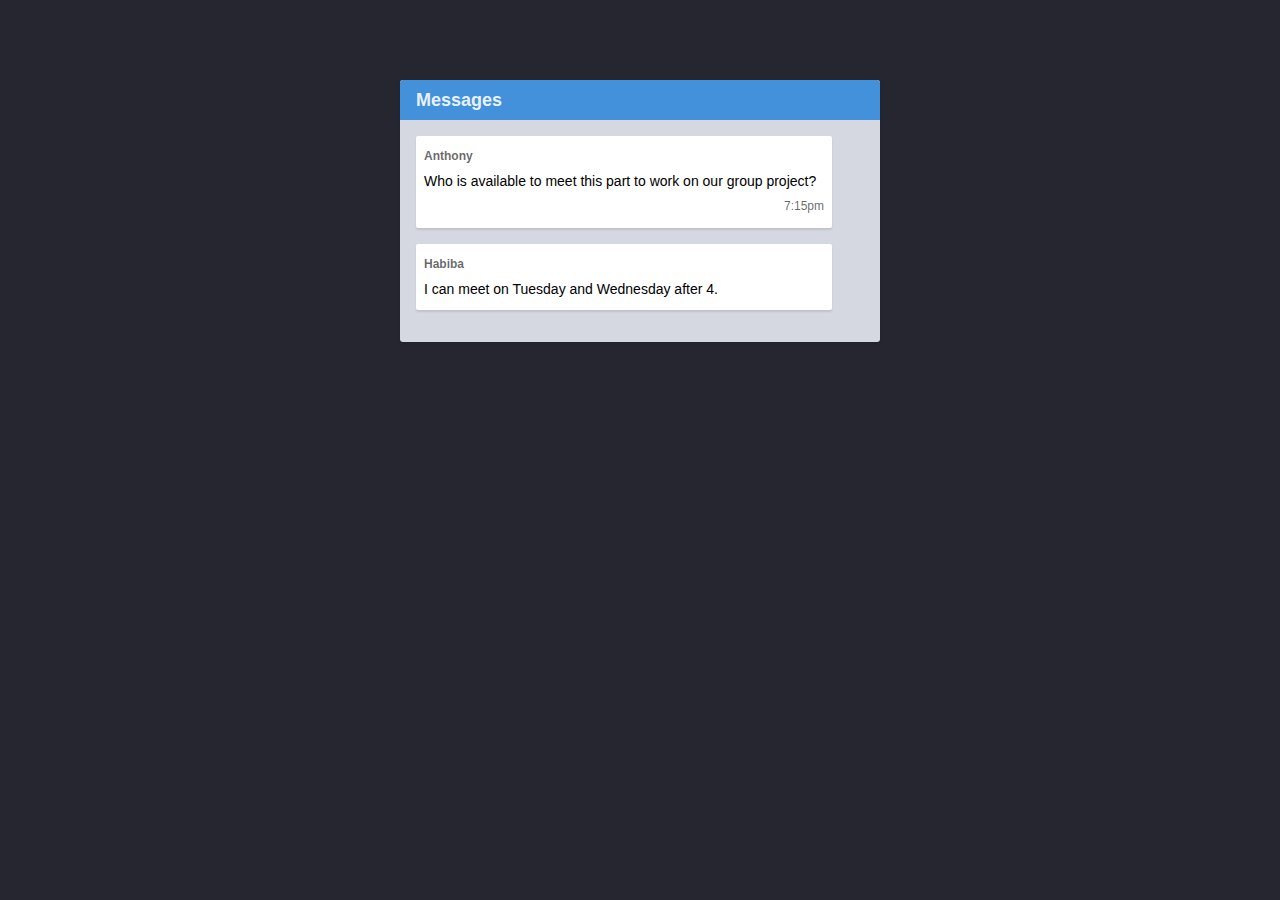
<file: part-1/1-parent-child/index.html>
<!DOCTYPE html>
<html lang="en">
  <head>
    <meta charset="utf-8" />
    <title>1. Parent-Child Relationships - HTML, CSS and Git Exercises</title>
    <meta name="viewport" content="width=device-width, initial-scale=1" />
    <link rel="stylesheet" href="/css/normalize.css" />
    <link rel="stylesheet" href="/css/part1.css" />
    <link rel="stylesheet" href="/css/message-child-selectors.css" />
  </head>

  <body>
    <div class="site-wrapper">
      <div class="site-header">
        <div class="site-header__title">Messages</div>
      </div>
      <div class="messages">
        <div class="message">
          <div class="message__author">Anthony</div>
          <p class="message__content">
            Who is available to meet this part to work on our group project?
          </p>
          <span class="message__time">7:15pm</span>
        </div>
        <div class="message">
          <div class="message__author">Habiba</div>
          <p class="message__content">
            I can meet on Tuesday and Wednesday after 4.
          </p>
        </div>
      </div>
    </div>
  </body>
</html>
</file>
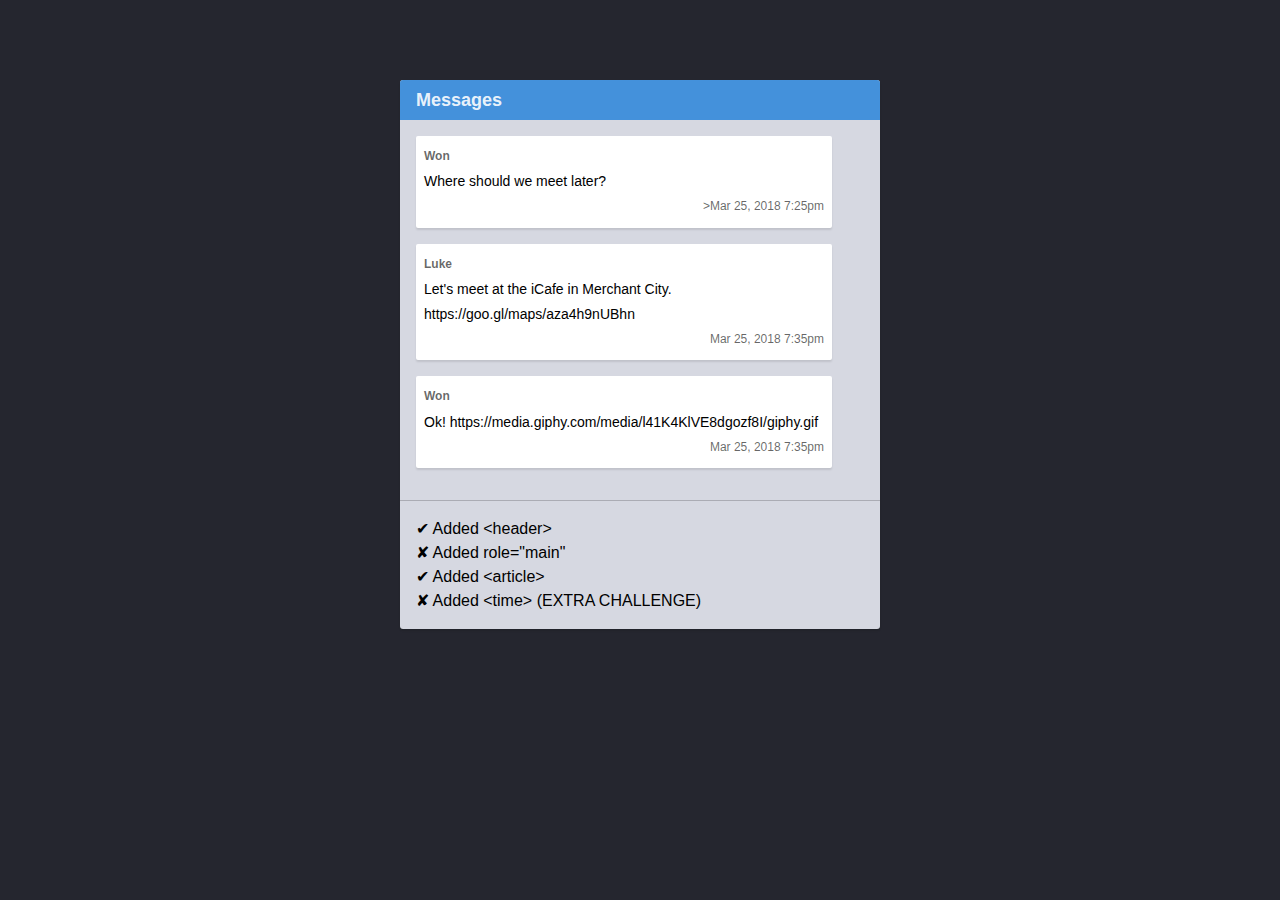
<file: part-1/3-semantic-html/index.html>
<!DOCTYPE html>
<html lang="en">
  <head>
    <meta charset="utf-8" />
    <title>3. Semantic HTML - HTML, CSS and Git Exercises</title>
    <meta name="viewport" content="width=device-width, initial-scale=1" />
    <link rel="stylesheet" href="/css/normalize.css" />
    <link rel="stylesheet" href="/css/part1.css" />
    <link rel="stylesheet" href="/css/message.css" />
    <link rel="stylesheet" href="/css/result.css" />
  </head>

  <body>
    <main class="site-wrapper">
      <header class="site-header">
        <div class="site-header__title">Messages</div>
      </header>
      <div class="messages">
        <article class="message">
          <div class="message__author">Won</div>
          <p class="message__content">Where should we meet later?</p>
          <span class="message__time"><time datetime="2018-03-25T19:35:00">>Mar 25, 2018 7:25pm</time></span>
        </article>
        <article class="message">
          <div class="message__author">Luke</div>
          <p class="message__content">
            Let's meet at the iCafe in Merchant City. https://goo.gl/maps/aza4h9nUBhn
          </p>
          <span class="message__time"><time datetime="2018-03-25T19:35:00">Mar 25, 2018 7:35pm</time></span>
        </article>
        <article class="message">
          <div class="message__author">Won</div>
          <p class="message__content">
            Ok! https://media.giphy.com/media/l41K4KlVE8dgozf8I/giphy.gif
          </p>
          <span class="message__time"><time datetime="2018-03-25T19:35:00">Mar 25, 2018 7:35pm</time></span>
        </article>
      </div>
      <div id="result" class="result"></div>
    </main>
    <script defer src="/js/3-result.js"></script>
  </body>
</html>
</file>
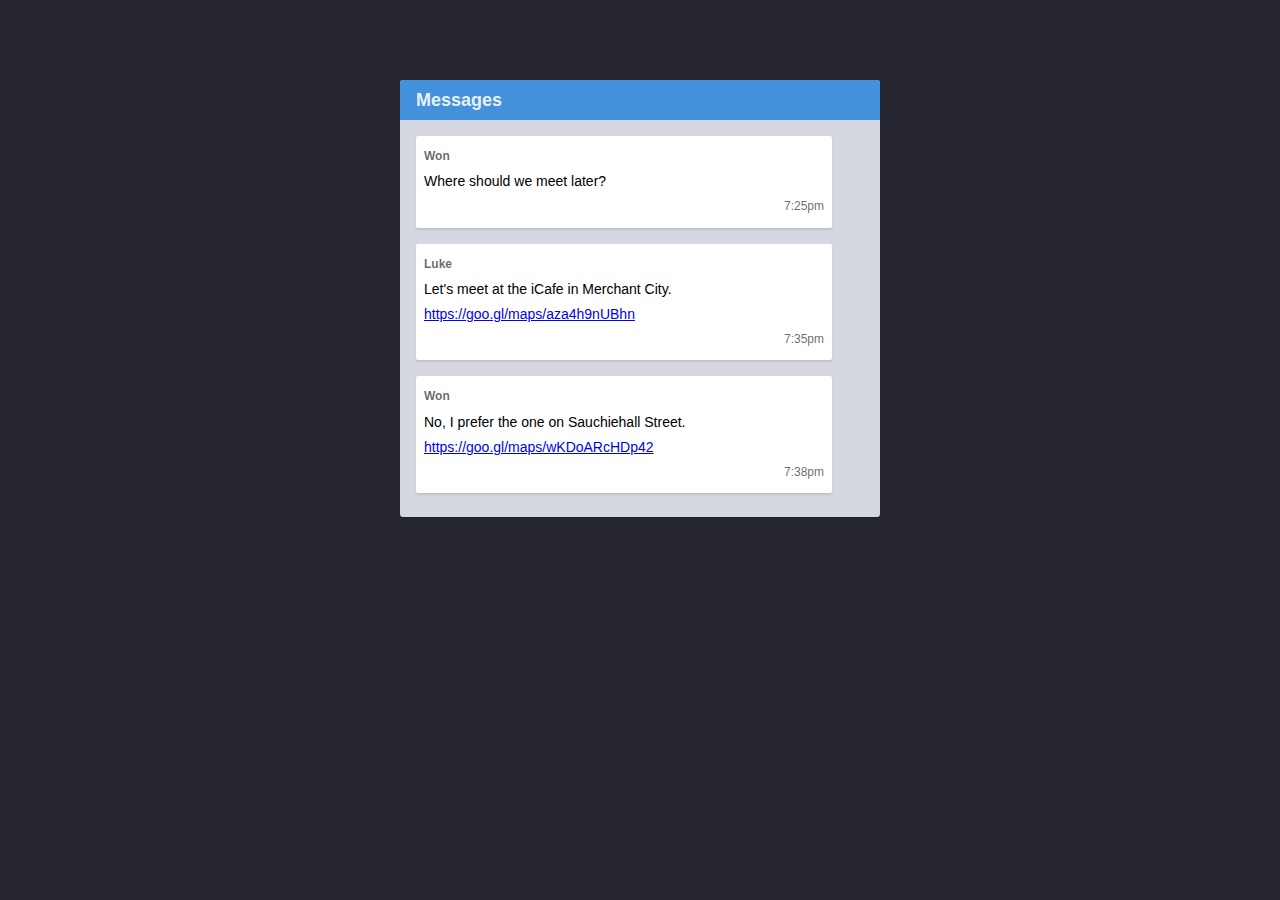
<file: part-1/4-links-scripts/index.html>
<!DOCTYPE html>
<html lang="en">
  <head>
    <meta charset="utf-8" />
    <title>4. Adding Links and Scripts - HTML, CSS and Git Exercises</title>
    <meta name="viewport" content="width=device-width, initial-scale=1" />
    <link href="css/missing-styles.css" rel="stylesheet">
  </head>

  <body>
    <div class="site-wrapper">
      <div class="site-header">
        <div class="site-header__title">Messages</div>
      </div>
      <div class="messages">
        <div class="message">
          <div class="message__author">Won</div>
          <p class="message__content">Where should we meet later?</p>
          <time class="message__time">7:25pm</time>
        </div>
        <div class="message">
          <div class="message__author">Luke</div>
          <p class="message__content">
            Let's meet at the iCafe in Merchant City. https://goo.gl/maps/aza4h9nUBhn
          </p>
          <time class="message__time">7:35pm</time>
        </div>
        <div class="message">
          <div class="message__author">Won</div>
          <p class="message__content">
            No, I prefer the one on Sauchiehall Street. https://goo.gl/maps/wKDoARcHDp42
          </p>
          <time class="message__time">7:38pm</time>
        </div>
      </div>
    </div>
    <script src="js/convertUrls.js"></script>
  </body>
</html>
</file>
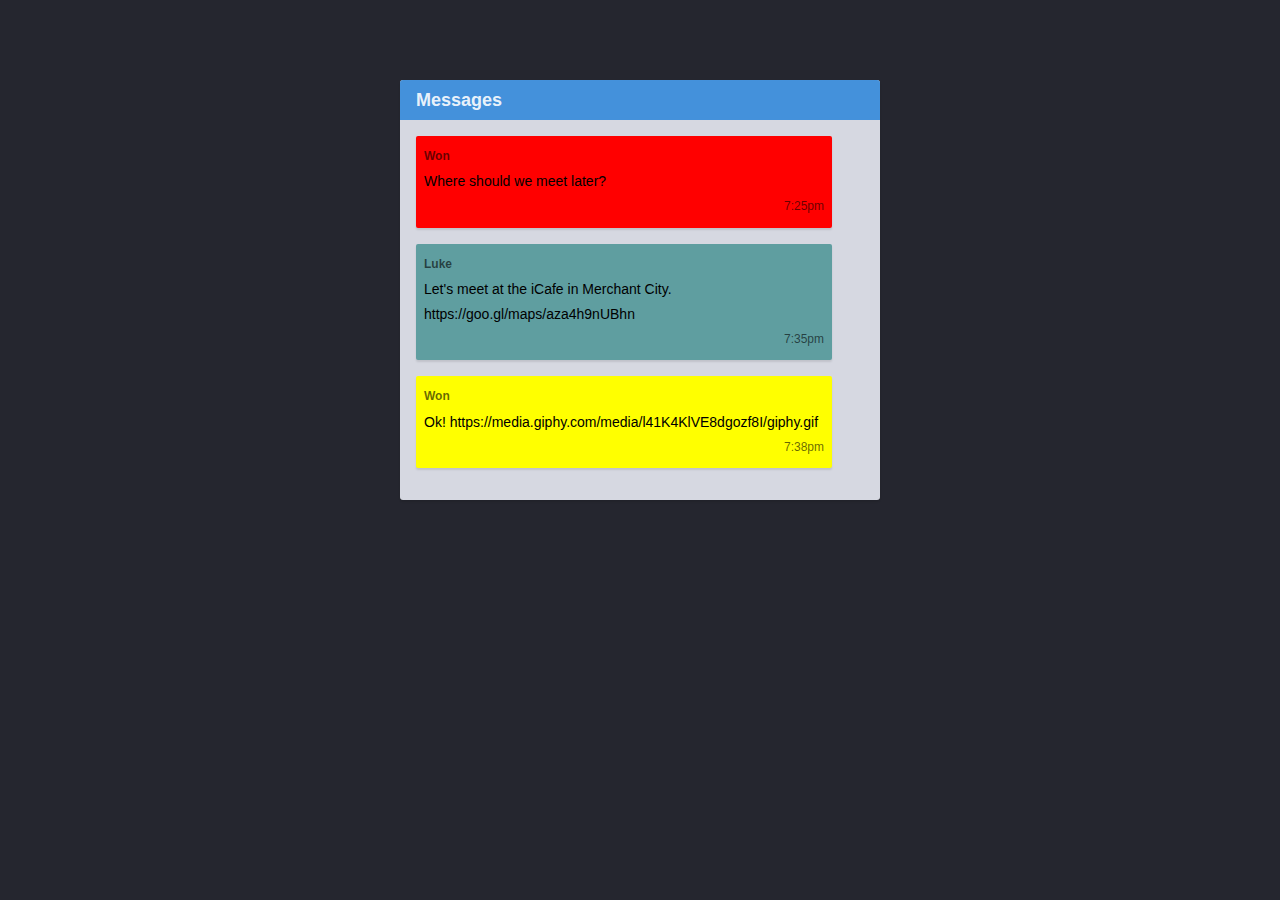
<file: part-1/5-css-selectors/index.html>
<!DOCTYPE html>
<html lang="en">
  <head>
    <meta charset="utf-8" />
    <title>5. CSS Selectors - HTML, CSS and Git Exercises</title>
    <meta name="viewport" content="width=device-width, initial-scale=1" />
    <link rel="stylesheet" href="/css/normalize.css" />
    <link rel="stylesheet" href="/css/part1.css" />
    <link rel="stylesheet" href="/css/message.css" />
    <link rel="stylesheet" href="/css/message-css-selectors.css" />
    <link rel="stylesheet" href="message-backgrounds.css" />
  </head>

  <body>
    <div class="site-wrapper">
      <div class="site-header">
        <div class="site-header__title">Messages</div>
      </div>
      <div class="messages">
        <div id="first-message">
          <div class="message__author">Won</div>
          <p class="message__content">Where should we meet later?</p>
          <time class="message__time">7:25pm</time>
        </div>
        <article>
          <div class="message__author">Luke</div>
          <p class="message__content">
            Let's meet at the iCafe in Merchant City. https://goo.gl/maps/aza4h9nUBhn
          </p>
          <time class="message__time">7:35pm</time>
        </article>
        <div class="message--latest">
          <div class="message__author">Won</div>
          <p class="message__content">
            Ok! https://media.giphy.com/media/l41K4KlVE8dgozf8I/giphy.gif
          </p>
          <time class="message__time">7:38pm</time>
        </div>
      </div>
    </div>
  </body>
</html>
</file>
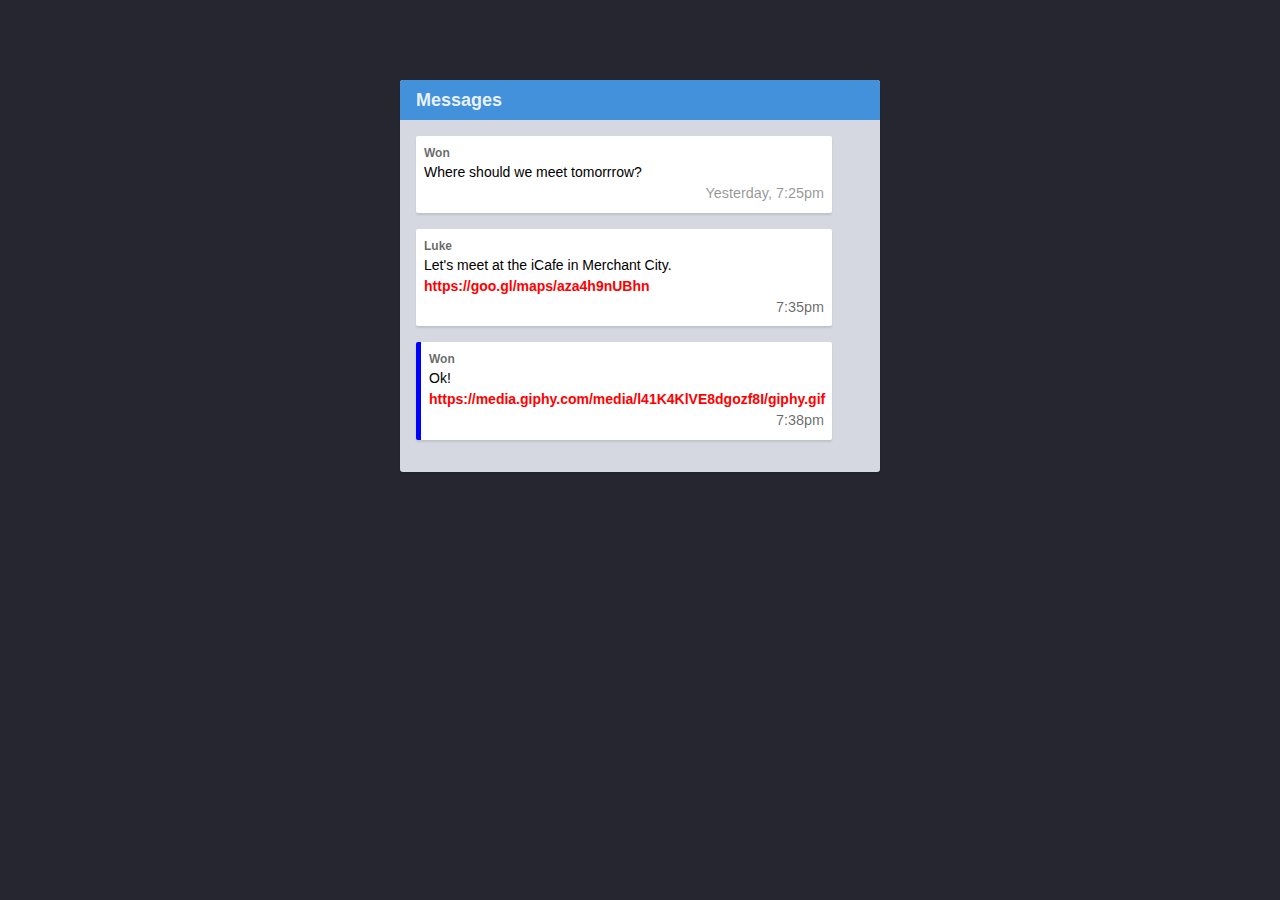
<file: part-1/6-css-properties/index.html>
<!DOCTYPE html>
<html lang="en">
  <head>
    <meta charset="utf-8" />
    <title>6. CSS Properties - HTML, CSS and Git Exercises</title>
    <meta name="viewport" content="width=device-width, initial-scale=1" />
    <link rel="stylesheet" href="/css/normalize.css" />
    <link rel="stylesheet" href="/css/part1.css" />
    <link rel="stylesheet" href="/css/message.css" />
    <link rel="stylesheet" href="styles.css" />
  </head>

  <body>
    <div class="site-wrapper">
      <div class="site-header">
        <div class="site-header__title">Messages</div>
      </div>
      <div class="messages">
        <div class="message">
          <div class="message__author">Won</div>
          <p class="message__content">
            Where should we meet tomorrrow?
          </p>
          <time class="message__time message__time--old">Yesterday, 7:25pm</time>
        </div>
        <div class="message">
          <div class="message__author">Luke</div>
          <p class="message__content">
            Let's meet at the iCafe in Merchant City.
            <a href="https://goo.gl/maps/aza4h9nUBhn" class="link link--map">
              https://goo.gl/maps/aza4h9nUBhn
            </a>
          </p>
          <time class="message__time">7:35pm</time>
        </div>
        <div class="message message--unread">
          <div class="message__author">Won</div>
          <p class="message__content">
            Ok!
            <a
              href="https://media.giphy.com/media/l41K4KlVE8dgozf8I/giphy.gif"
              class="link link--gif"
              >https://media.giphy.com/media/l41K4KlVE8dgozf8I/giphy.gif</a
            >
          </p>
          <time class="message__time">7:38pm</time>
        </div>
      </div>
    </div>
  </body>
</html>
</file>
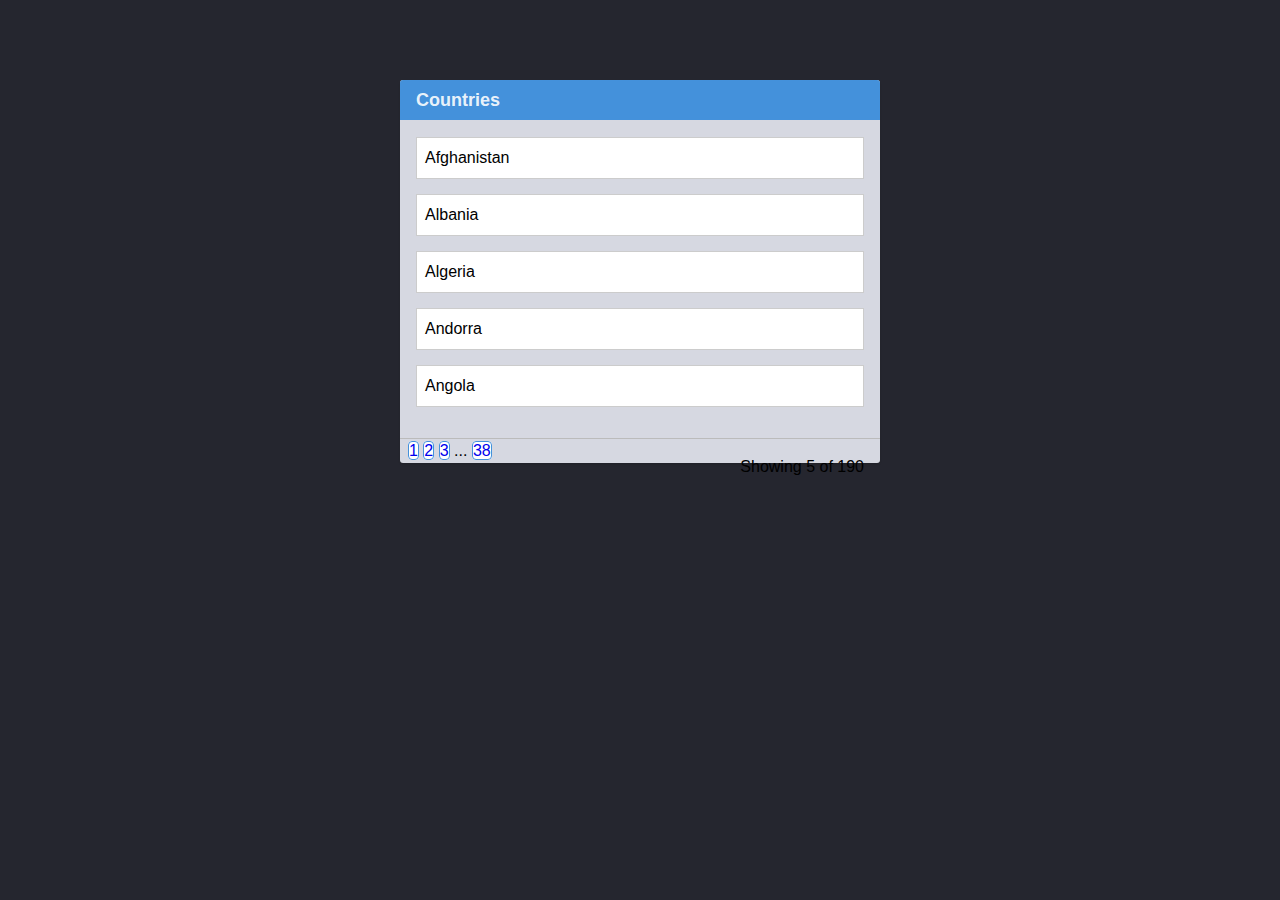
<file: part-1/7-css-box/index.html>
<!DOCTYPE html>
<html lang="en">
  <head>
    <meta charset="utf-8" />
    <title>7. CSS Box Model - HTML, CSS and Git Exercises</title>
    <link rel="stylesheet" href="/css/normalize.css" />
    <link rel="stylesheet" href="/css/part1.css" />
    <link rel="stylesheet" href="/css/part1-pagination.css" />
    <link rel="stylesheet" href="styles.css" />
  </head>

  <body>
    <div class="site-wrapper">
      <div class="site-header">
        <div class="site-header__title">Countries</div>
      </div>
      <ul class="countries">
        <li class="country">Afghanistan</li>
        <li class="country">Albania</li>
        <li class="country">Algeria</li>
        <li class="country">Andorra</li>
        <li class="country">Angola</li>
      </ul>
      <div class="pages">
        <a href="#" class="pages__page">1</a>
        <a href="#" class="pages__page">2</a>
        <a href="#" class="pages__page">3</a>
        <span class="pages__separator">...</span>
        <a href="#" class="pages__page">38</a>
        <span class="pages__showing">Showing 5 of 190</span>
      </div>
    </div>
  </body>
</html>
</file>
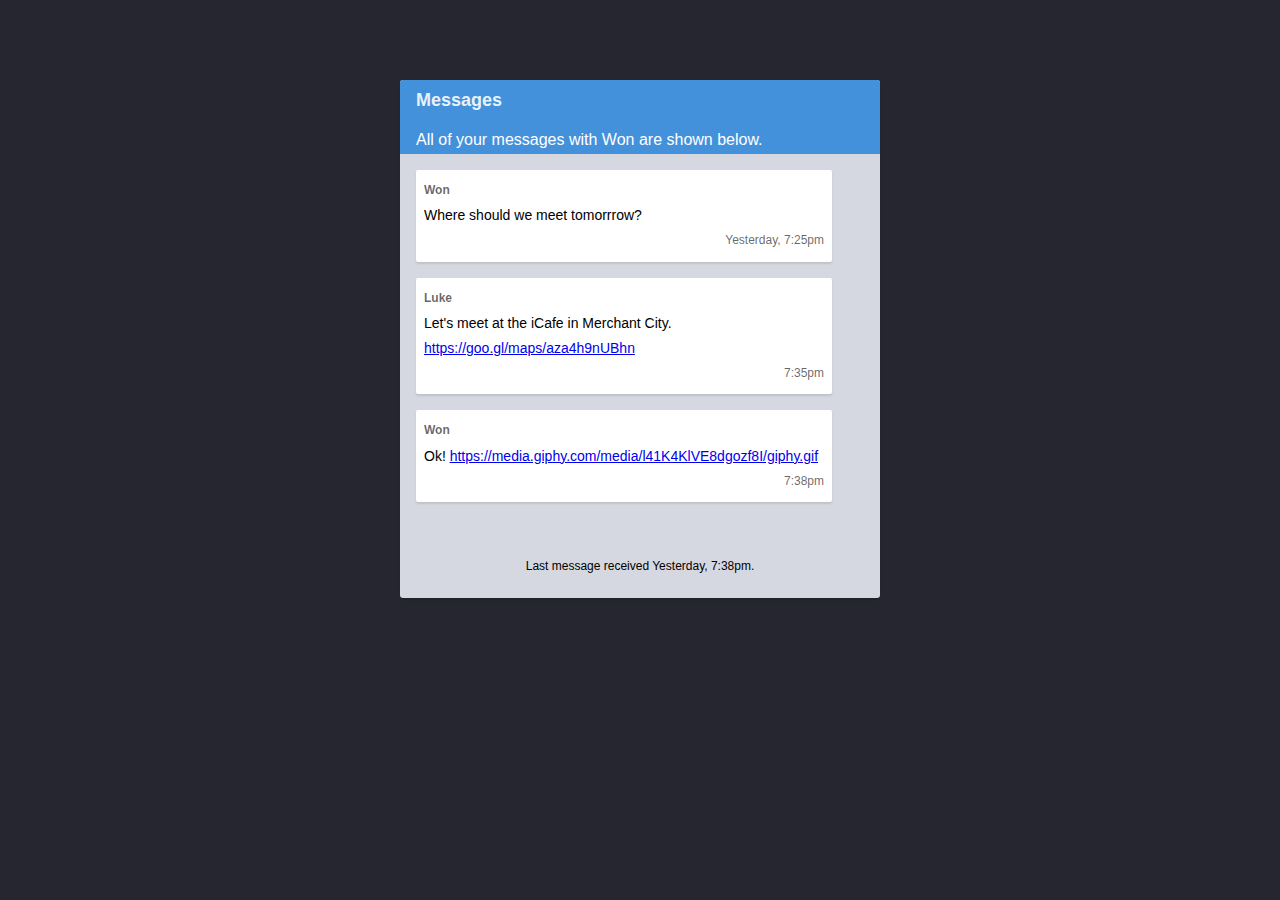
<file: part-1/8-advanced-selectors/index.html>
<!DOCTYPE html>
<html lang="en">
  <head>
    <meta charset="utf-8" />
    <meta name="viewport" content="width=device-width, initial-scale=1" />
    <title>8. Advanced CSS Selectors - HTML, CSS and Git Exercises</title>
    <link rel="stylesheet" href="/css/normalize.css" />
    <link rel="stylesheet" href="/css/part1.css" />
    <link rel="stylesheet" href="/css/part1-conflicting-styles.css" />
    <link rel="stylesheet" href="/css/message.css" />
    <link rel="stylesheet" href="styles.css" />
  </head>

  <body>
    <div class="site-wrapper">
      <div class="site-header">
        <div class="site-header__title">Messages</div>
        <p>All of your messages with Won are shown below.</p>
      </div>
      <div class="messages">
        <div class="message">
          <div class="message__author">Won</div>
          <p class="message__content">
            Where should we meet tomorrrow?
          </p>
          <time class="message__time message__time--old">Yesterday, 7:25pm</time>
        </div>
        <div class="message">
          <div class="message__author">Luke</div>
          <p class="message__content">
            Let's meet at the iCafe in Merchant City.
            <a href="https://goo.gl/maps/aza4h9nUBhn" class="link link--map">
              https://goo.gl/maps/aza4h9nUBhn
            </a>
          </p>
          <time class="message__time">7:35pm</time>
        </div>
        <div class="message message--unread">
          <div class="message__author">Won</div>
          <p class="message__content">
            Ok!
            <a
              href="https://media.giphy.com/media/l41K4KlVE8dgozf8I/giphy.gif"
              class="link link--gif"
              >https://media.giphy.com/media/l41K4KlVE8dgozf8I/giphy.gif</a
            >
          </p>
          <time class="message__time">7:38pm</time>
        </div>
      </div>
      <div class="site-footer">
        <p>Last message received Yesterday, 7:38pm.</p>
      </div>
    </div>
  </body>
</html>
</file>
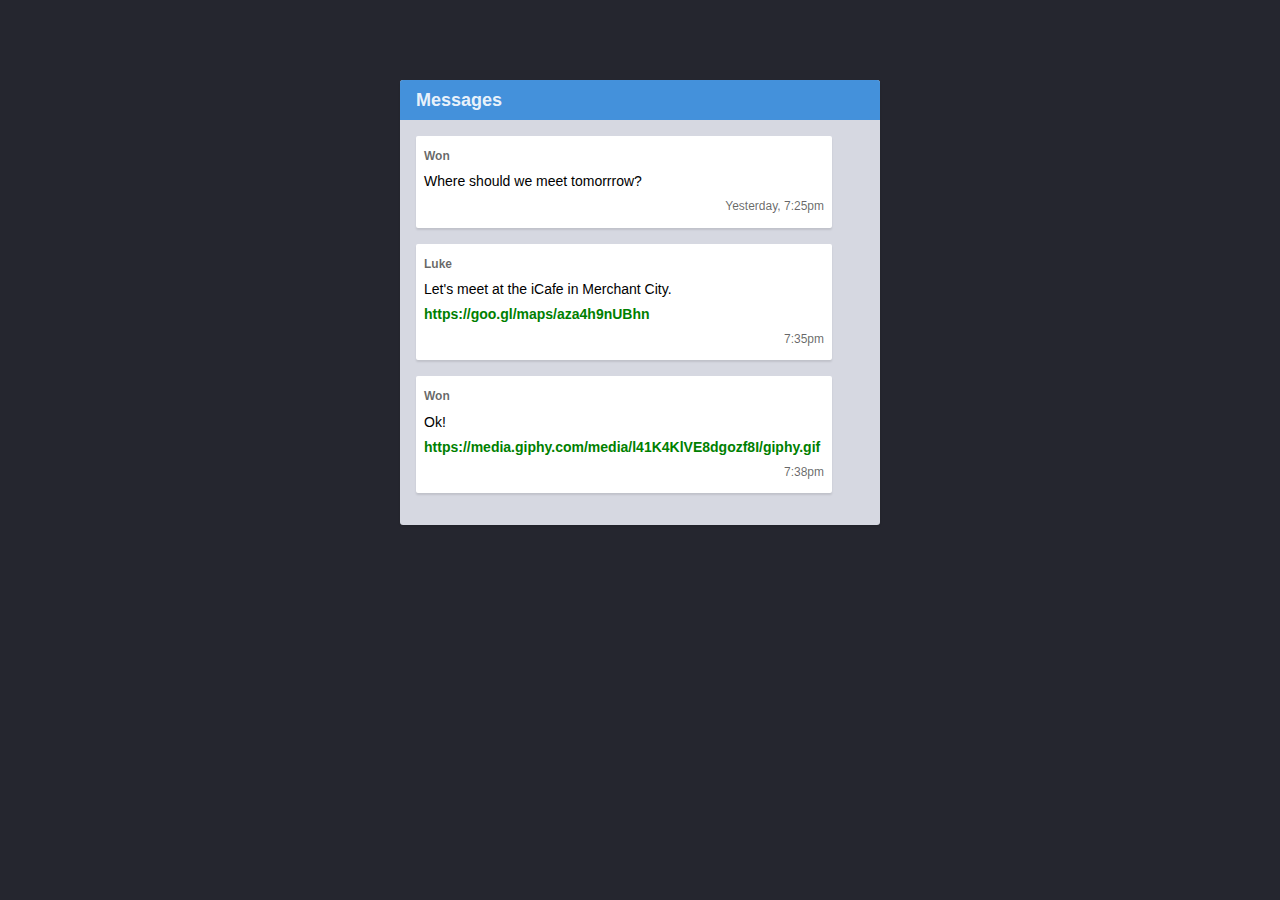
<file: part-1/9-git-branch/index.html>
<!DOCTYPE html>
<html lang="en">
  <head>
    <meta charset="utf-8" />
    <meta name="viewport" content="width=device-width, initial-scale=1" />
    <title>9. Git Branches - HTML, CSS and Git Exercises</title>
    <link rel="stylesheet" href="/css/normalize.css" />
    <link rel="stylesheet" href="/css/part1.css" />
    <link rel="stylesheet" href="/css/message.css" />
    <link rel="stylesheet" href="styles.css" />
  </head>

  <body>
    <div class="site-wrapper">
      <div class="site-header">
        <div class="site-header__title">Messages</div>
      </div>
      <div class="messages">
        <div class="message">
          <div class="message__author">Won</div>
          <p class="message__content">
            Where should we meet tomorrrow?
          </p>
          <time class="message__time message__time--old">Yesterday, 7:25pm</time>
        </div>
        <div class="message">
          <div class="message__author">Luke</div>
          <p class="message__content">
            Let's meet at the iCafe in Merchant City.
            <a href="https://goo.gl/maps/aza4h9nUBhn" class="link link--map">
              https://goo.gl/maps/aza4h9nUBhn
            </a>
          </p>
          <time class="message__time">7:35pm</time>
        </div>
        <div class="message message--unread">
          <div class="message__author">Won</div>
          <p class="message__content">
            Ok!
            <a
              href="https://media.giphy.com/media/l41K4KlVE8dgozf8I/giphy.gif"
              class="link link--gif"
              >https://media.giphy.com/media/l41K4KlVE8dgozf8I/giphy.gif</a
            >
          </p>
          <time class="message__time">7:38pm</time>
        </div>
      </div>
    </div>
  </body>
</html>
</file>
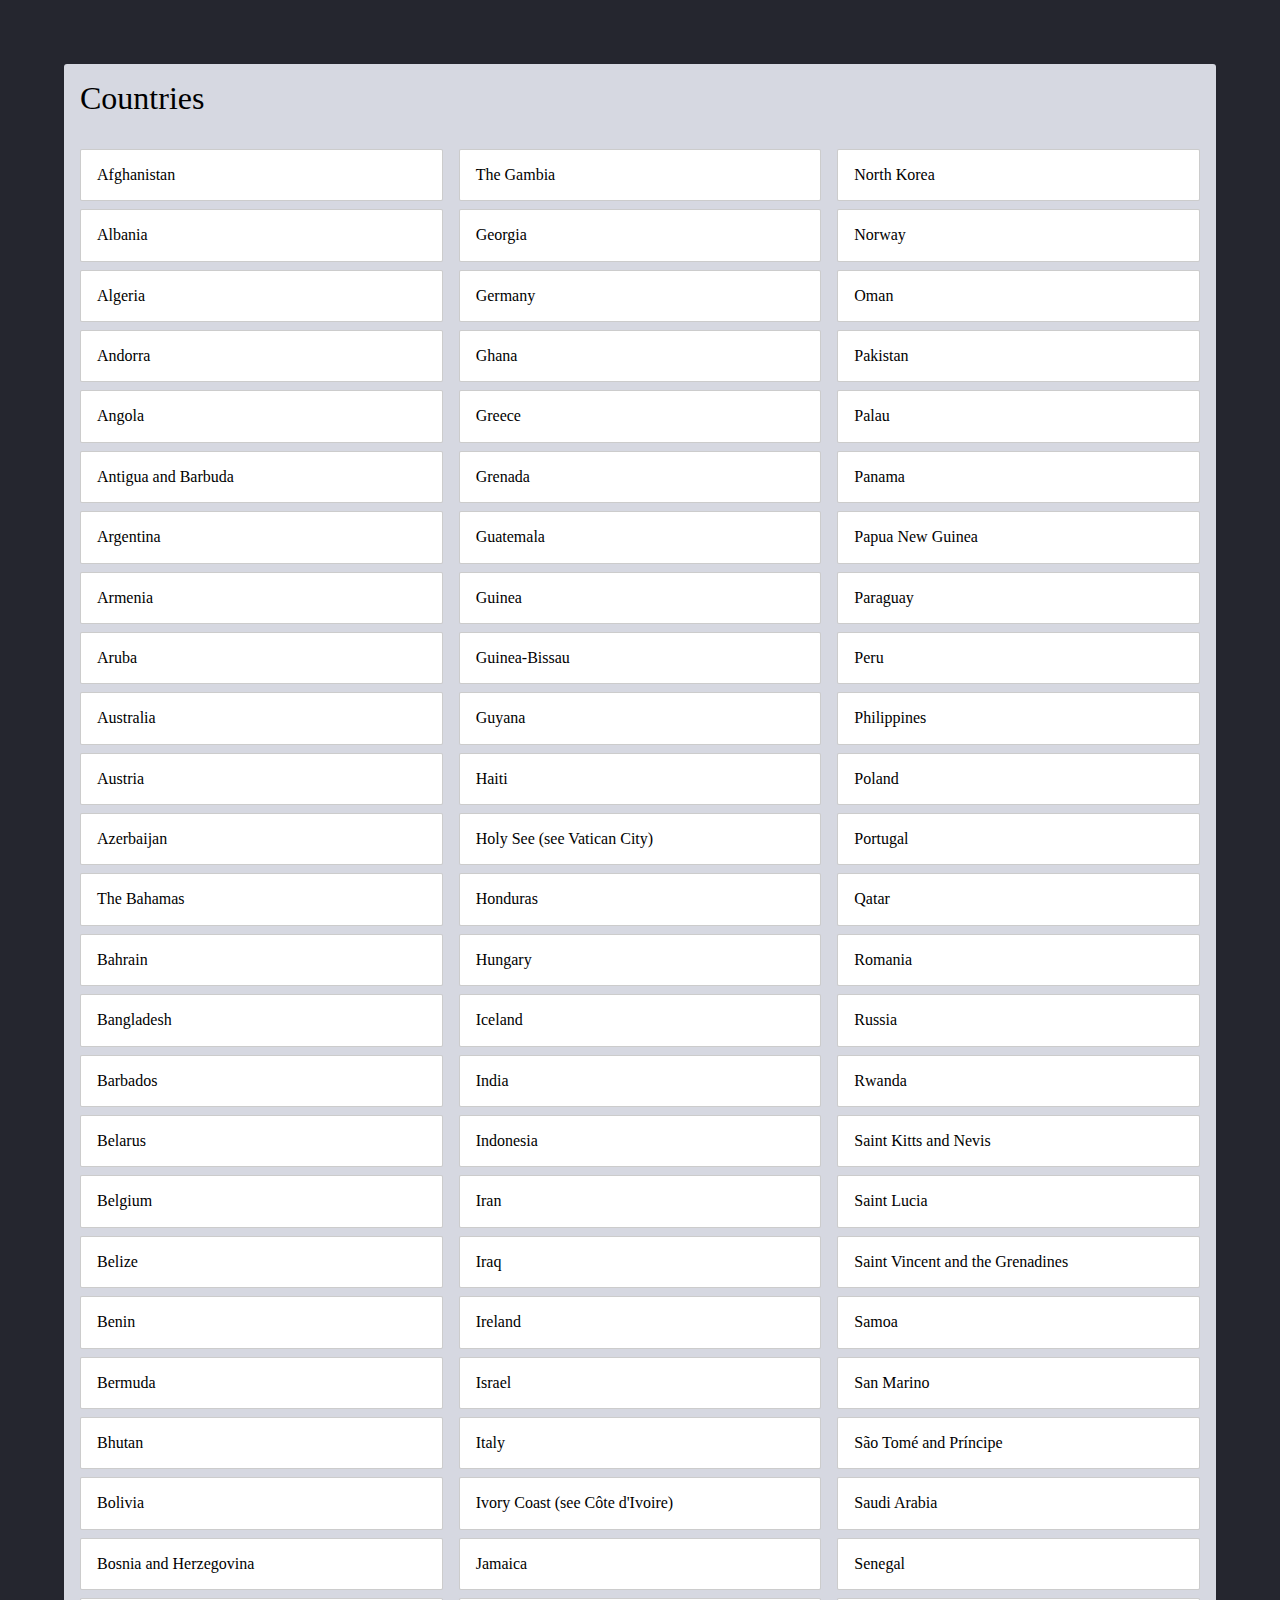
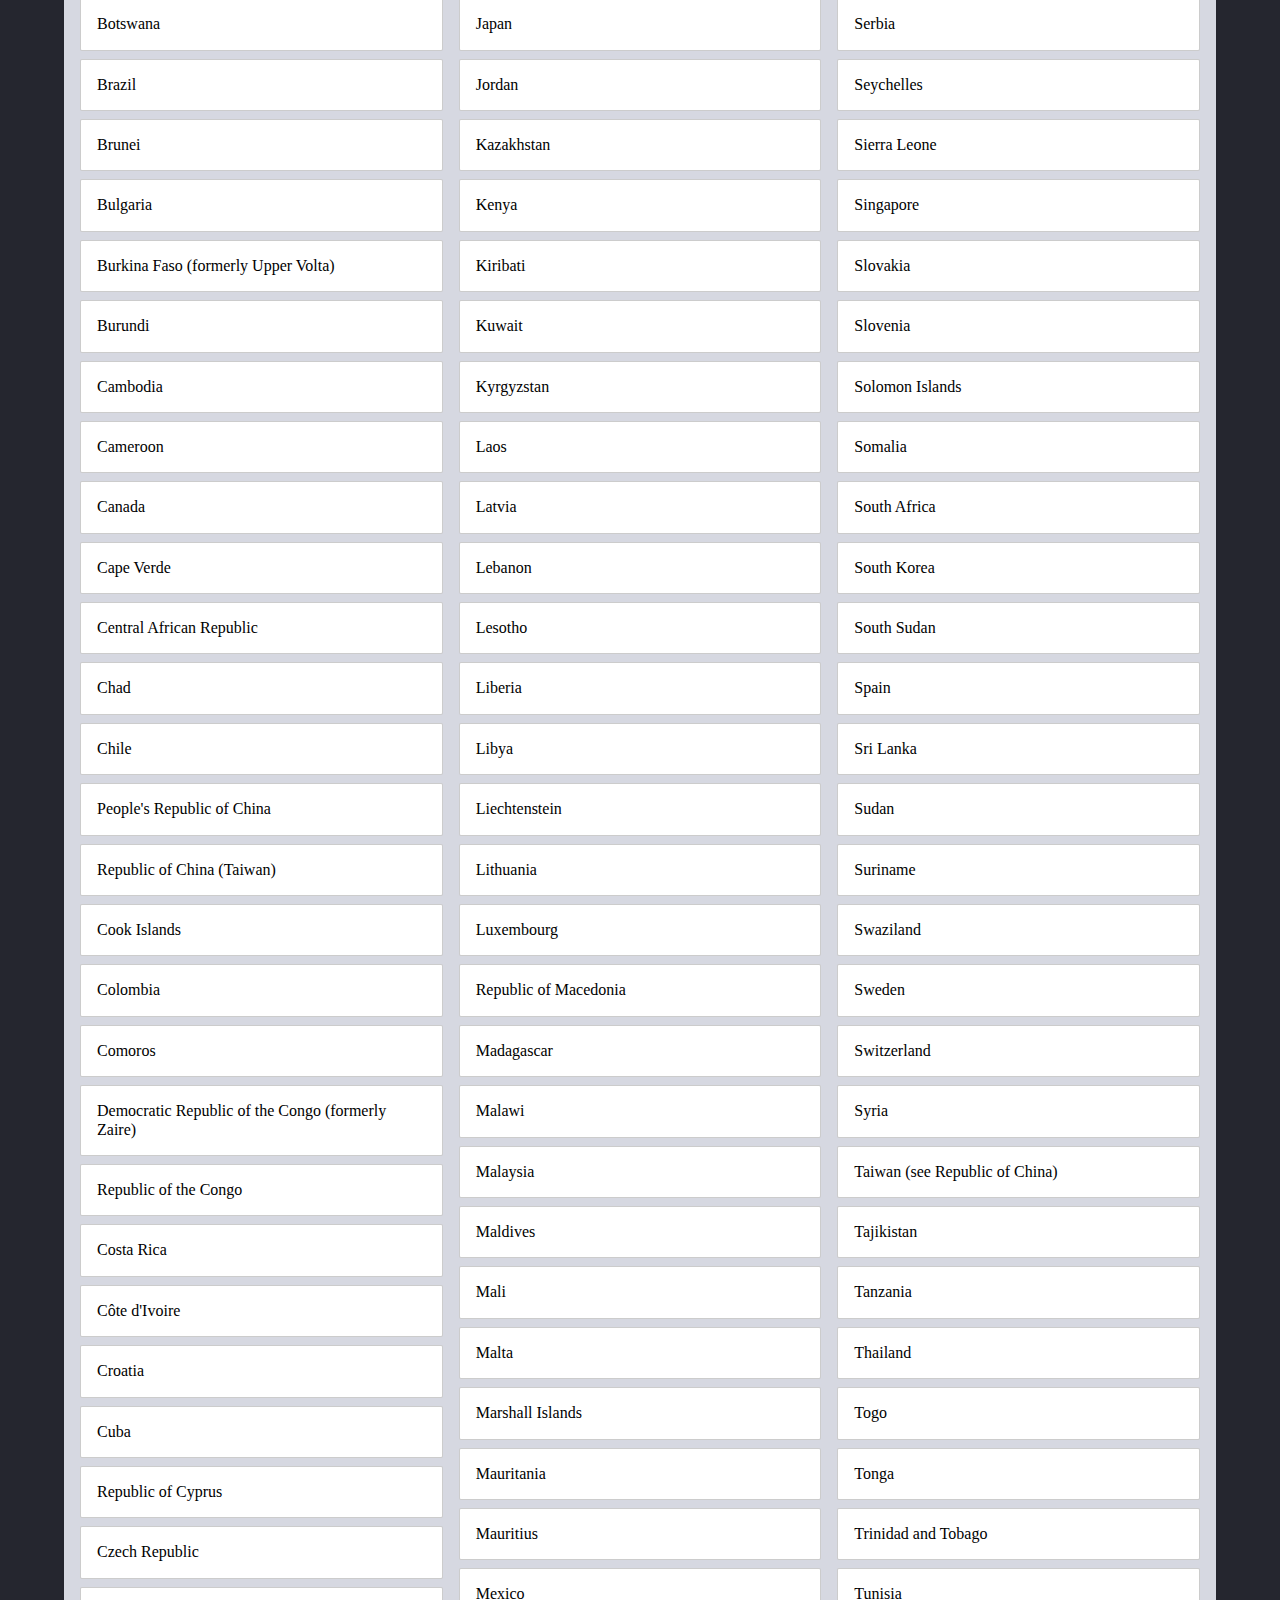
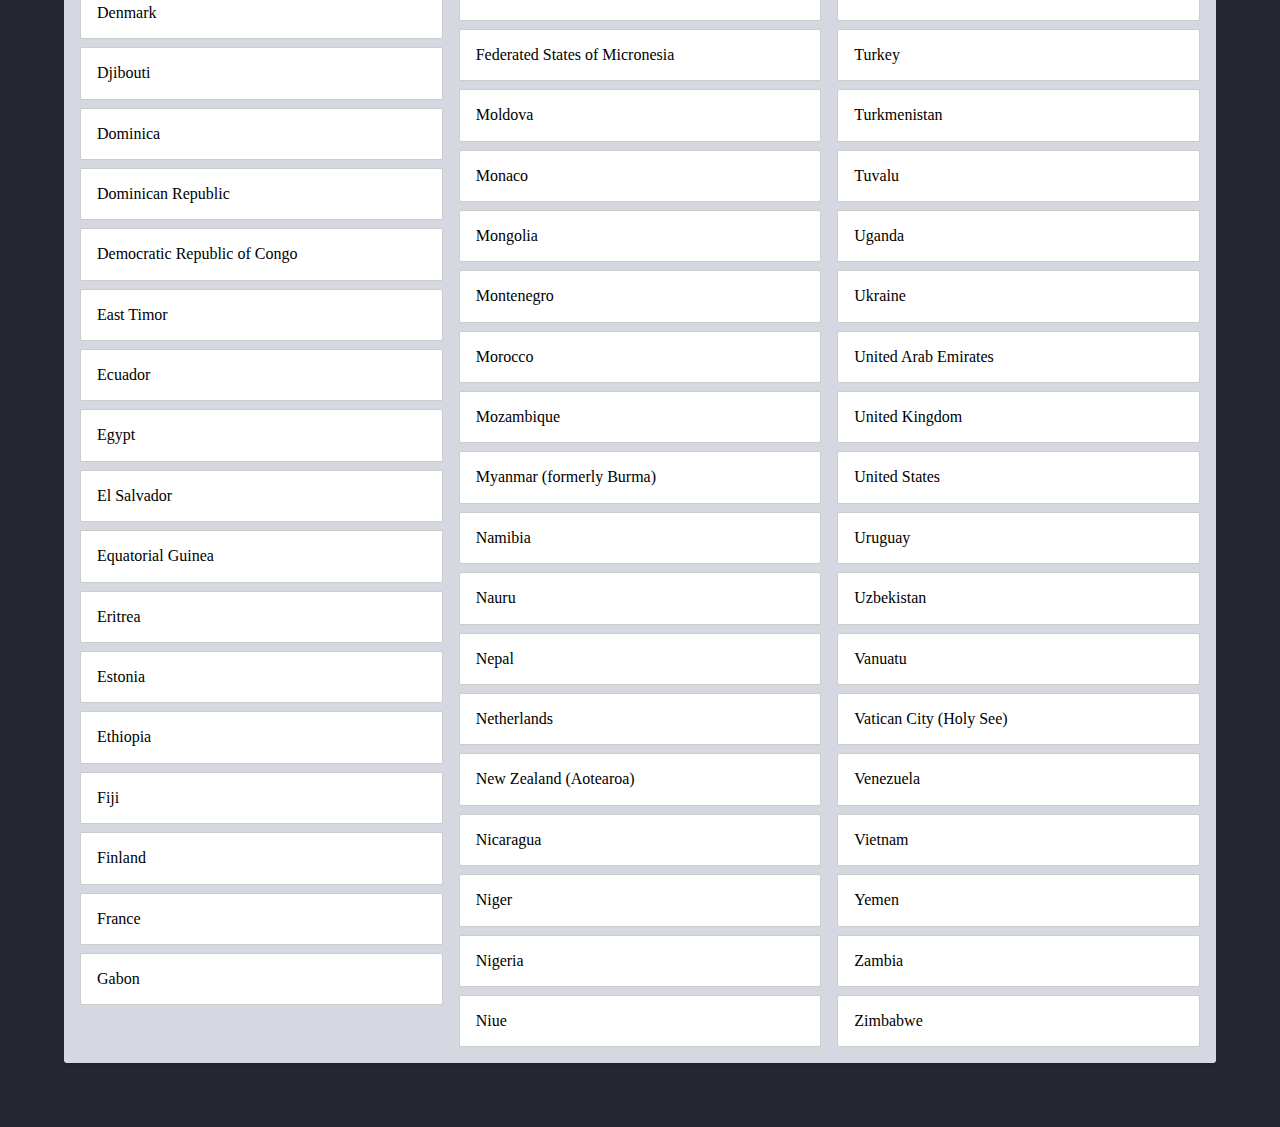
<file: part-2/10-media-queries/index.html>
<!DOCTYPE html>
<html lang="en">
  <head>
    <meta charset="utf-8" />
    <meta name="viewport" content="width=device-width, initial-scale=1" />
    <title>10. Media Queries - HTML, CSS and Git Exercises</title>
    <link rel="stylesheet" href="/css/normalize.css" />
    <link rel="stylesheet" href="/css/part2-media-queries.css" />
    <link rel="stylesheet" href="columns.css" />
  </head>

  <body>
    <div class="site-wrapper">
      <div class="site-header">
        <h1 class="site-header__title">Countries</h1>
      </div>
      <ul class="countries">
        <li class="country">Afghanistan</li>
        <li class="country">Albania</li>
        <li class="country">Algeria</li>
        <li class="country">Andorra</li>
        <li class="country">Angola</li>
        <li class="country">Antigua and Barbuda</li>
        <li class="country">Argentina</li>
        <li class="country">Armenia</li>
        <li class="country">Aruba</li>
        <li class="country">Australia</li>
        <li class="country">Austria</li>
        <li class="country">Azerbaijan</li>
        <li class="country">The Bahamas</li>
        <li class="country">Bahrain</li>
        <li class="country">Bangladesh</li>
        <li class="country">Barbados</li>
        <li class="country">Belarus</li>
        <li class="country">Belgium</li>
        <li class="country">Belize</li>
        <li class="country">Benin</li>
        <li class="country">Bermuda</li>
        <li class="country">Bhutan</li>
        <li class="country">Bolivia</li>
        <li class="country">Bosnia and Herzegovina</li>
        <li class="country">Botswana</li>
        <li class="country">Brazil</li>
        <li class="country">Brunei</li>
        <li class="country">Bulgaria</li>
        <li class="country">Burkina Faso (formerly Upper Volta)</li>
        <li class="country">Burundi</li>
        <li class="country">Cambodia</li>
        <li class="country">Cameroon</li>
        <li class="country">Canada</li>
        <li class="country">Cape Verde</li>
        <li class="country">Central African Republic</li>
        <li class="country">Chad</li>
        <li class="country">Chile</li>
        <li class="country">People's Republic of China</li>
        <li class="country">Republic of China (Taiwan)</li>
        <li class="country">Cook Islands</li>
        <li class="country">Colombia</li>
        <li class="country">Comoros</li>
        <li class="country">
          Democratic Republic of the Congo (formerly Zaire)
        </li>
        <li class="country">Republic of the Congo</li>
        <li class="country">Costa Rica</li>
        <li class="country">Côte d'Ivoire</li>
        <li class="country">Croatia</li>
        <li class="country">Cuba</li>
        <li class="country">Republic of Cyprus</li>
        <li class="country">Czech Republic</li>
        <li class="country">Denmark</li>
        <li class="country">Djibouti</li>
        <li class="country">Dominica</li>
        <li class="country">Dominican Republic</li>
        <li class="country">Democratic Republic of Congo</li>
        <li class="country">East Timor</li>
        <li class="country">Ecuador</li>
        <li class="country">Egypt</li>
        <li class="country">El Salvador</li>
        <li class="country">Equatorial Guinea</li>
        <li class="country">Eritrea</li>
        <li class="country">Estonia</li>
        <li class="country">Ethiopia</li>
        <li class="country">Fiji</li>
        <li class="country">Finland</li>
        <li class="country">France</li>
        <li class="country">Gabon</li>
        <li class="country">The Gambia</li>
        <li class="country">Georgia</li>
        <li class="country">Germany</li>
        <li class="country">Ghana</li>
        <li class="country">Greece</li>
        <li class="country">Grenada</li>
        <li class="country">Guatemala</li>
        <li class="country">Guinea</li>
        <li class="country">Guinea-Bissau</li>
        <li class="country">Guyana</li>
        <li class="country">Haiti</li>
        <li class="country">Holy See (see Vatican City)</li>
        <li class="country">Honduras</li>
        <li class="country">Hungary</li>
        <li class="country">Iceland</li>
        <li class="country">India</li>
        <li class="country">Indonesia</li>
        <li class="country">Iran</li>
        <li class="country">Iraq</li>
        <li class="country">Ireland</li>
        <li class="country">Israel</li>
        <li class="country">Italy</li>
        <li class="country">Ivory Coast (see Côte d'Ivoire)</li>
        <li class="country">Jamaica</li>
        <li class="country">Japan</li>
        <li class="country">Jordan</li>
        <li class="country">Kazakhstan</li>
        <li class="country">Kenya</li>
        <li class="country">Kiribati</li>
        <li class="country">Kuwait</li>
        <li class="country">Kyrgyzstan</li>
        <li class="country">Laos</li>
        <li class="country">Latvia</li>
        <li class="country">Lebanon</li>
        <li class="country">Lesotho</li>
        <li class="country">Liberia</li>
        <li class="country">Libya</li>
        <li class="country">Liechtenstein</li>
        <li class="country">Lithuania</li>
        <li class="country">Luxembourg</li>
        <li class="country">Republic of Macedonia</li>
        <li class="country">Madagascar</li>
        <li class="country">Malawi</li>
        <li class="country">Malaysia</li>
        <li class="country">Maldives</li>
        <li class="country">Mali</li>
        <li class="country">Malta</li>
        <li class="country">Marshall Islands</li>
        <li class="country">Mauritania</li>
        <li class="country">Mauritius</li>
        <li class="country">Mexico</li>
        <li class="country">Federated States of Micronesia</li>
        <li class="country">Moldova</li>
        <li class="country">Monaco</li>
        <li class="country">Mongolia</li>
        <li class="country">Montenegro</li>
        <li class="country">Morocco</li>
        <li class="country">Mozambique</li>
        <li class="country">Myanmar (formerly Burma)</li>
        <li class="country">Namibia</li>
        <li class="country">Nauru</li>
        <li class="country">Nepal</li>
        <li class="country">Netherlands</li>
        <li class="country">New Zealand (Aotearoa)</li>
        <li class="country">Nicaragua</li>
        <li class="country">Niger</li>
        <li class="country">Nigeria</li>
        <li class="country">Niue</li>
        <li class="country">North Korea</li>
        <li class="country">Norway</li>
        <li class="country">Oman</li>
        <li class="country">Pakistan</li>
        <li class="country">Palau</li>
        <li class="country">Panama</li>
        <li class="country">Papua New Guinea</li>
        <li class="country">Paraguay</li>
        <li class="country">Peru</li>
        <li class="country">Philippines</li>
        <li class="country">Poland</li>
        <li class="country">Portugal</li>
        <li class="country">Qatar</li>
        <li class="country">Romania</li>
        <li class="country">Russia</li>
        <li class="country">Rwanda</li>
        <li class="country">Saint Kitts and Nevis</li>
        <li class="country">Saint Lucia</li>
        <li class="country">Saint Vincent and the Grenadines</li>
        <li class="country">Samoa</li>
        <li class="country">San Marino</li>
        <li class="country">São Tomé and Príncipe</li>
        <li class="country">Saudi Arabia</li>
        <li class="country">Senegal</li>
        <li class="country">Serbia</li>
        <li class="country">Seychelles</li>
        <li class="country">Sierra Leone</li>
        <li class="country">Singapore</li>
        <li class="country">Slovakia</li>
        <li class="country">Slovenia</li>
        <li class="country">Solomon Islands</li>
        <li class="country">Somalia</li>
        <li class="country">South Africa</li>
        <li class="country">South Korea</li>
        <li class="country">South Sudan</li>
        <li class="country">Spain</li>
        <li class="country">Sri Lanka</li>
        <li class="country">Sudan</li>
        <li class="country">Suriname</li>
        <li class="country">Swaziland</li>
        <li class="country">Sweden</li>
        <li class="country">Switzerland</li>
        <li class="country">Syria</li>
        <li class="country">Taiwan (see Republic of China)</li>
        <li class="country">Tajikistan</li>
        <li class="country">Tanzania</li>
        <li class="country">Thailand</li>
        <li class="country">Togo</li>
        <li class="country">Tonga</li>
        <li class="country">Trinidad and Tobago</li>
        <li class="country">Tunisia</li>
        <li class="country">Turkey</li>
        <li class="country">Turkmenistan</li>
        <li class="country">Tuvalu</li>
        <li class="country">Uganda</li>
        <li class="country">Ukraine</li>
        <li class="country">United Arab Emirates</li>
        <li class="country">United Kingdom</li>
        <li class="country">United States</li>
        <li class="country">Uruguay</li>
        <li class="country">Uzbekistan</li>
        <li class="country">Vanuatu</li>
        <li class="country">Vatican City (Holy See)</li>
        <li class="country">Venezuela</li>
        <li class="country">Vietnam</li>
        <li class="country">Yemen</li>
        <li class="country">Zambia</li>
        <li class="country">Zimbabwe</li>
      </ul>
    </div>
  </body>
</html>
</file>
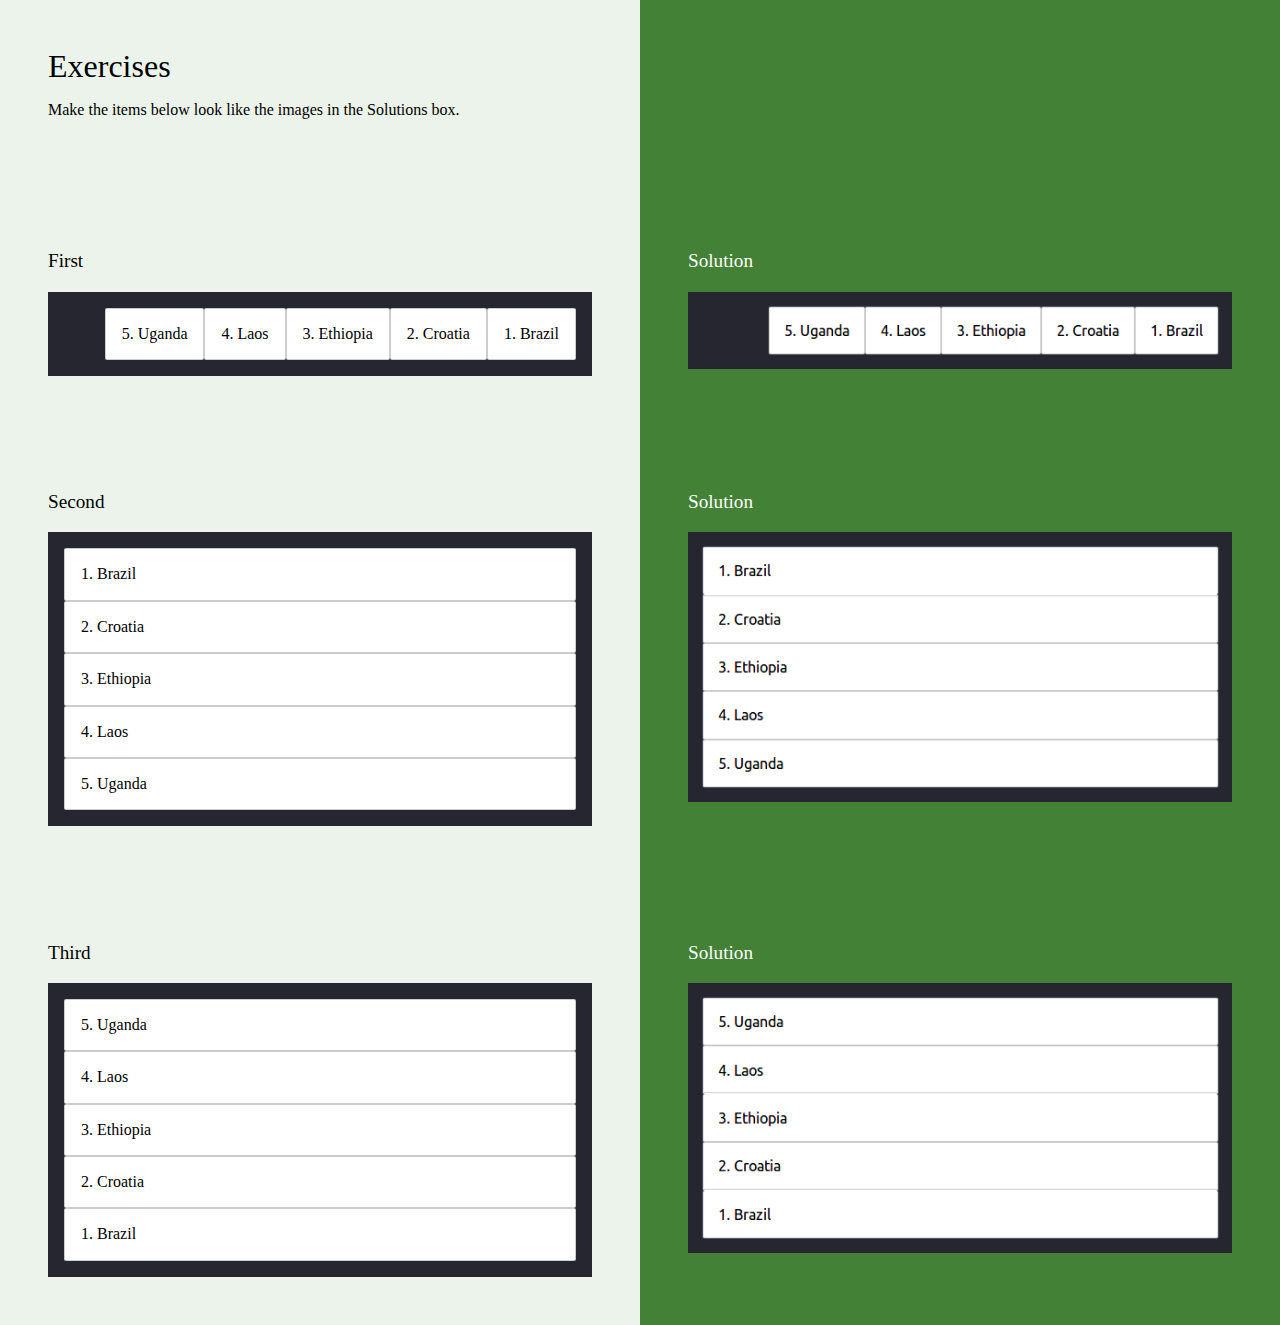
<file: part-2/11-flexbox/index.html>
<!DOCTYPE html>
<html lang="en">
  <head>
    <meta charset="utf-8" />
    <meta name="viewport" content="width=device-width, initial-scale=1" />
    <title>11 - Flex Direction- HTML, CSS and Git Exercises</title>
    <link rel="stylesheet" href="/css/normalize.css" />
    <link rel="stylesheet" href="/css/part2.css" />
    <link rel="stylesheet" href="flexbox.css" />
  </head>

  <body>
    <div class="site-wrapper">
      <div class="panel">
        <div class="exercise">
          <div class="site-header">
            <h1 class="site-header__title">Exercises</h1>
            <p>
              Make the items below look like the images in the Solutions box.
            </p>
          </div>
        </div>
      </div>
      <div class="panel">
        <div class="exercise">
          <h2 class="exercise__title">First</h2>
          <ul class="countries countries--first">
            <li class="country">1. Brazil</li>
            <li class="country">2. Croatia</li>
            <li class="country">3. Ethiopia</li>
            <li class="country">4. Laos</li>
            <li class="country">5. Uganda</li>
          </ul>
        </div>
        <div class="solution">
          <h3 class="solution__title">Solution</h3>
          <img class="solution__image" src="/images/11/solution-1.png" />
        </div>
      </div>
      <div class="panel">
        <div class="exercise">
          <h2 class="exercise__title">Second</h2>
          <ul class="countries countries--second">
            <li class="country">1. Brazil</li>
            <li class="country">2. Croatia</li>
            <li class="country">3. Ethiopia</li>
            <li class="country">4. Laos</li>
            <li class="country">5. Uganda</li>
          </ul>
        </div>
        <div class="solution">
          <h3 class="solution__title">Solution</h3>
          <img class="solution__image" src="/images/11/solution-2.png" />
        </div>
      </div>
      <div class="panel">
        <div class="exercise">
          <h2 class="exercise__title">Third</h2>
          <ul class="countries countries--third">
            <li class="country">1. Brazil</li>
            <li class="country">2. Croatia</li>
            <li class="country">3. Ethiopia</li>
            <li class="country">4. Laos</li>
            <li class="country">5. Uganda</li>
          </ul>
        </div>
        <div class="solution">
          <h3 class="solution__title">Solution</h3>
          <img class="solution__image" src="/images/11/solution-3.png" />
        </div>
      </div>
    </div>
  </body>
</html>
</file>
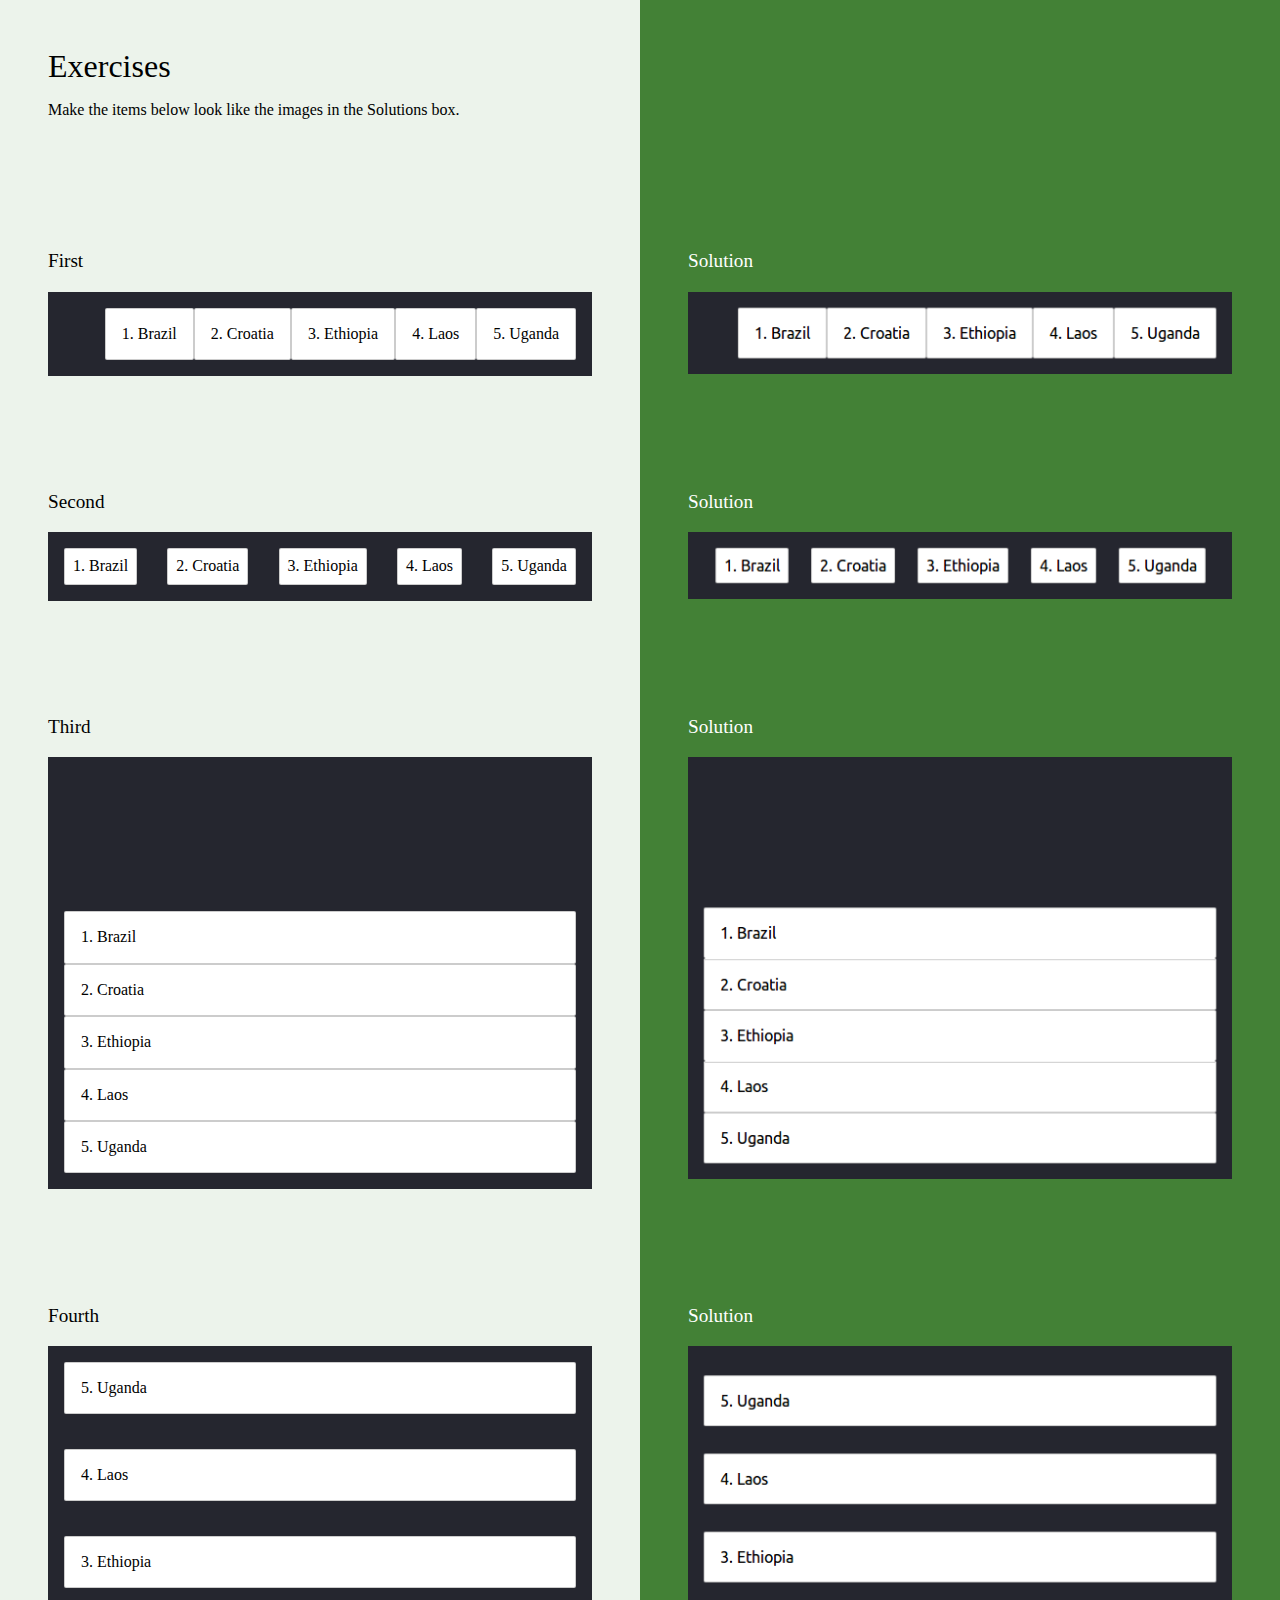
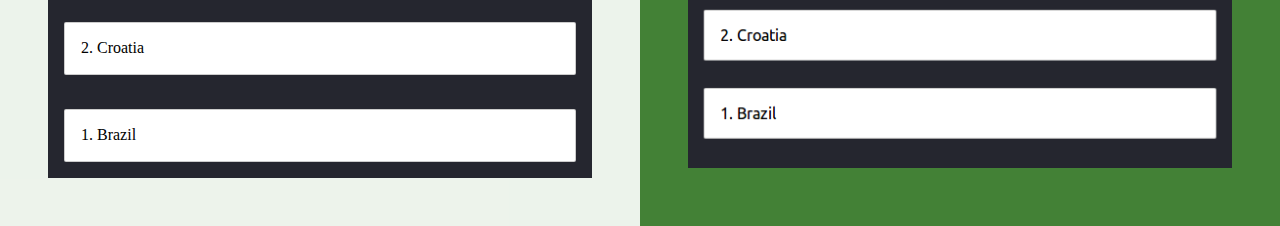
<file: part-2/12-justify-content/index.html>
<!DOCTYPE html>
<html lang="en">
  <head>
    <meta charset="utf-8" />
    <meta name="viewport" content="width=device-width, initial-scale=1" />
    <title>12 - Justify Content - HTML, CSS and Git Exercises</title>
    <link rel="stylesheet" href="/css/normalize.css" />
    <link rel="stylesheet" href="/css/part2.css" />
    <link rel="stylesheet" href="flexbox.css" />
  </head>

  <body>
    <div class="site-wrapper">
      <div class="panel">
        <div class="exercise">
          <div class="site-header">
            <h1 class="site-header__title">Exercises</h1>
            <p>
              Make the items below look like the images in the Solutions box.
            </p>
          </div>
        </div>
      </div>
      <div class="panel">
        <div class="exercise">
          <h2 class="exercise__title">First</h2>
          <ul class="countries countries--first">
            <li class="country">1. Brazil</li>
            <li class="country">2. Croatia</li>
            <li class="country">3. Ethiopia</li>
            <li class="country">4. Laos</li>
            <li class="country">5. Uganda</li>
          </ul>
        </div>
        <div class="solution">
          <h3 class="solution__title">Solution</h3>
          <img class="solution__image" src="/images/12/solution-1.png" />
        </div>
      </div>
      <div class="panel">
        <div class="exercise">
          <h2 class="exercise__title">Second</h2>
          <ul class="countries countries--second">
            <li class="country">1. Brazil</li>
            <li class="country">2. Croatia</li>
            <li class="country">3. Ethiopia</li>
            <li class="country">4. Laos</li>
            <li class="country">5. Uganda</li>
          </ul>
        </div>
        <div class="solution">
          <h3 class="solution__title">Solution</h3>
          <img class="solution__image" src="/images/12/solution-2.png" />
        </div>
      </div>
      <div class="panel">
        <div class="exercise">
          <h2 class="exercise__title">Third</h2>
          <ul class="countries countries--tall countries--third">
            <li class="country">1. Brazil</li>
            <li class="country">2. Croatia</li>
            <li class="country">3. Ethiopia</li>
            <li class="country">4. Laos</li>
            <li class="country">5. Uganda</li>
          </ul>
        </div>
        <div class="solution">
          <h3 class="solution__title">Solution</h3>
          <img class="solution__image" src="/images/12/solution-3.png" />
        </div>
      </div>
      <div class="panel">
        <div class="exercise">
          <h2 class="exercise__title">Fourth</h2>
          <ul class="countries countries--tall countries--fourth">
            <li class="country">1. Brazil</li>
            <li class="country">2. Croatia</li>
            <li class="country">3. Ethiopia</li>
            <li class="country">4. Laos</li>
            <li class="country">5. Uganda</li>
          </ul>
        </div>
        <div class="solution">
          <h3 class="solution__title">Solution</h3>
          <img class="solution__image" src="/images/12/solution-4.png" />
        </div>
      </div>
    </div>
  </body>
</html>
</file>
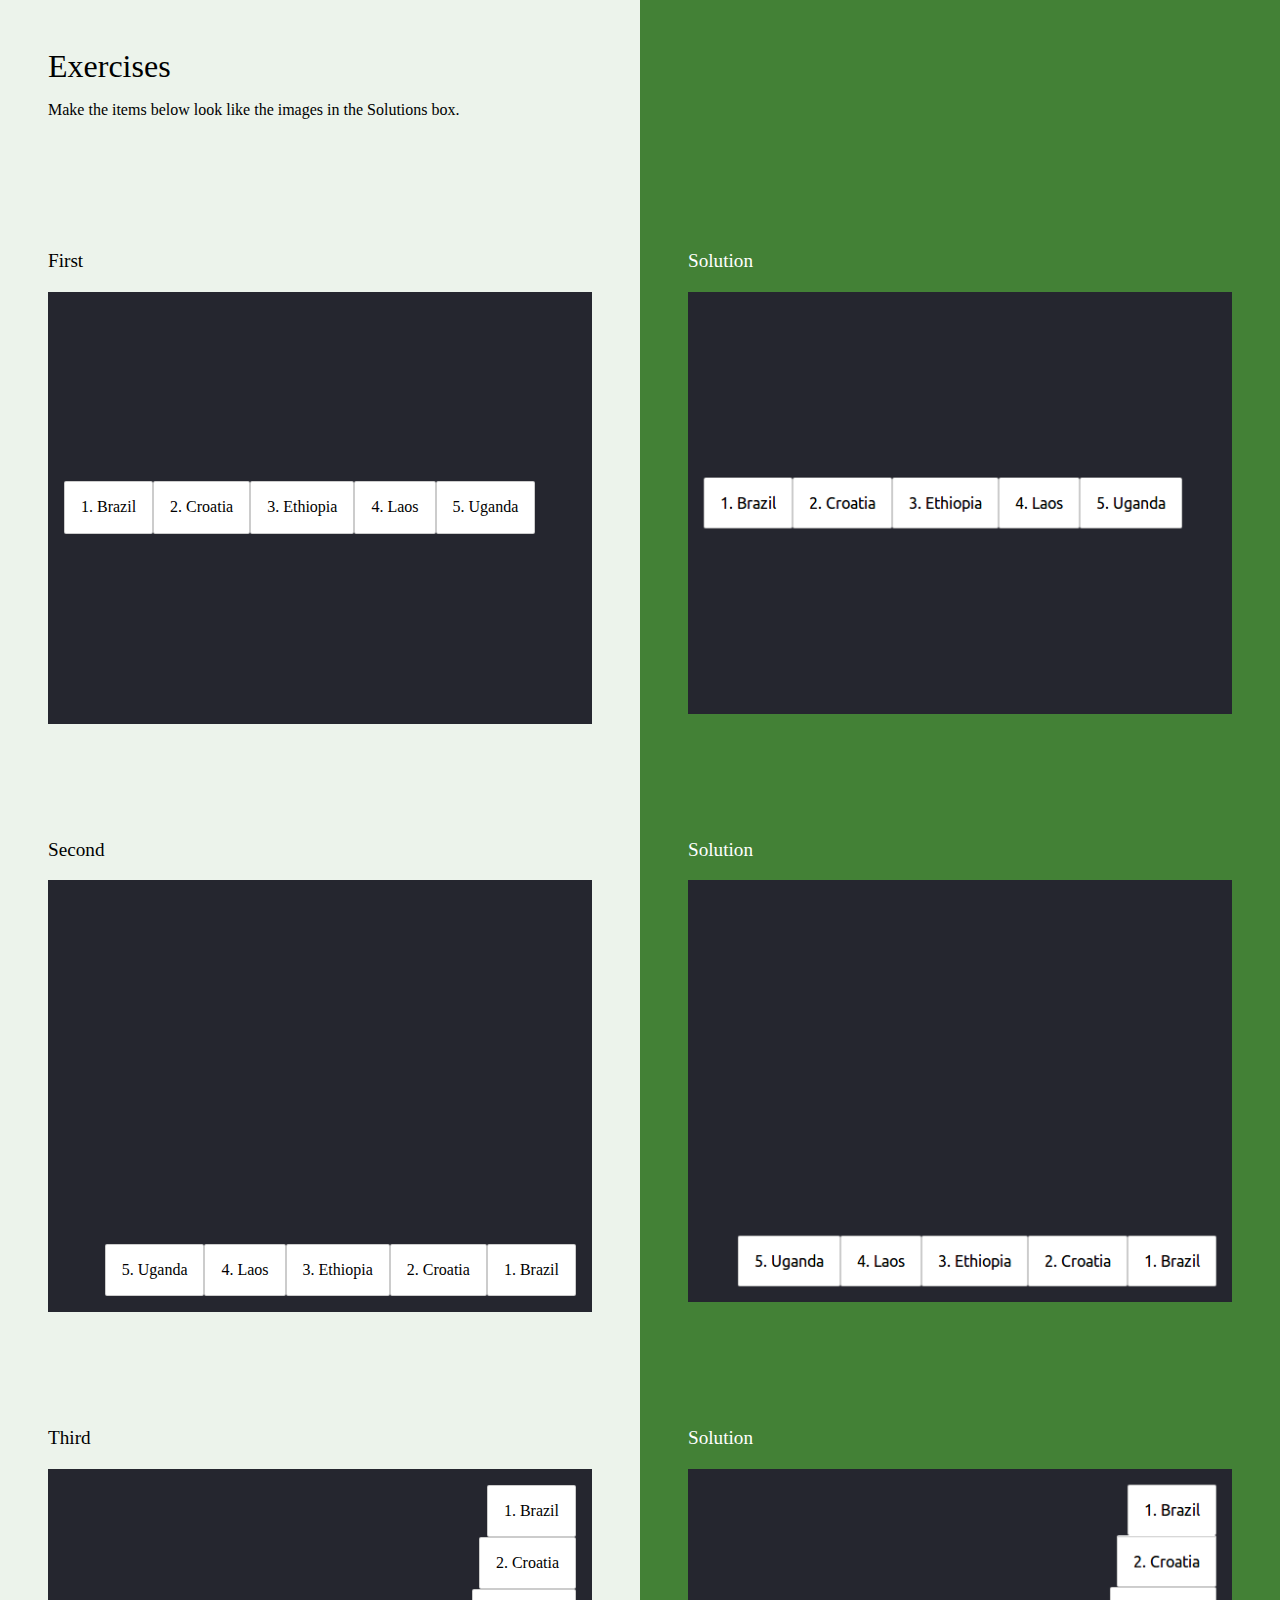
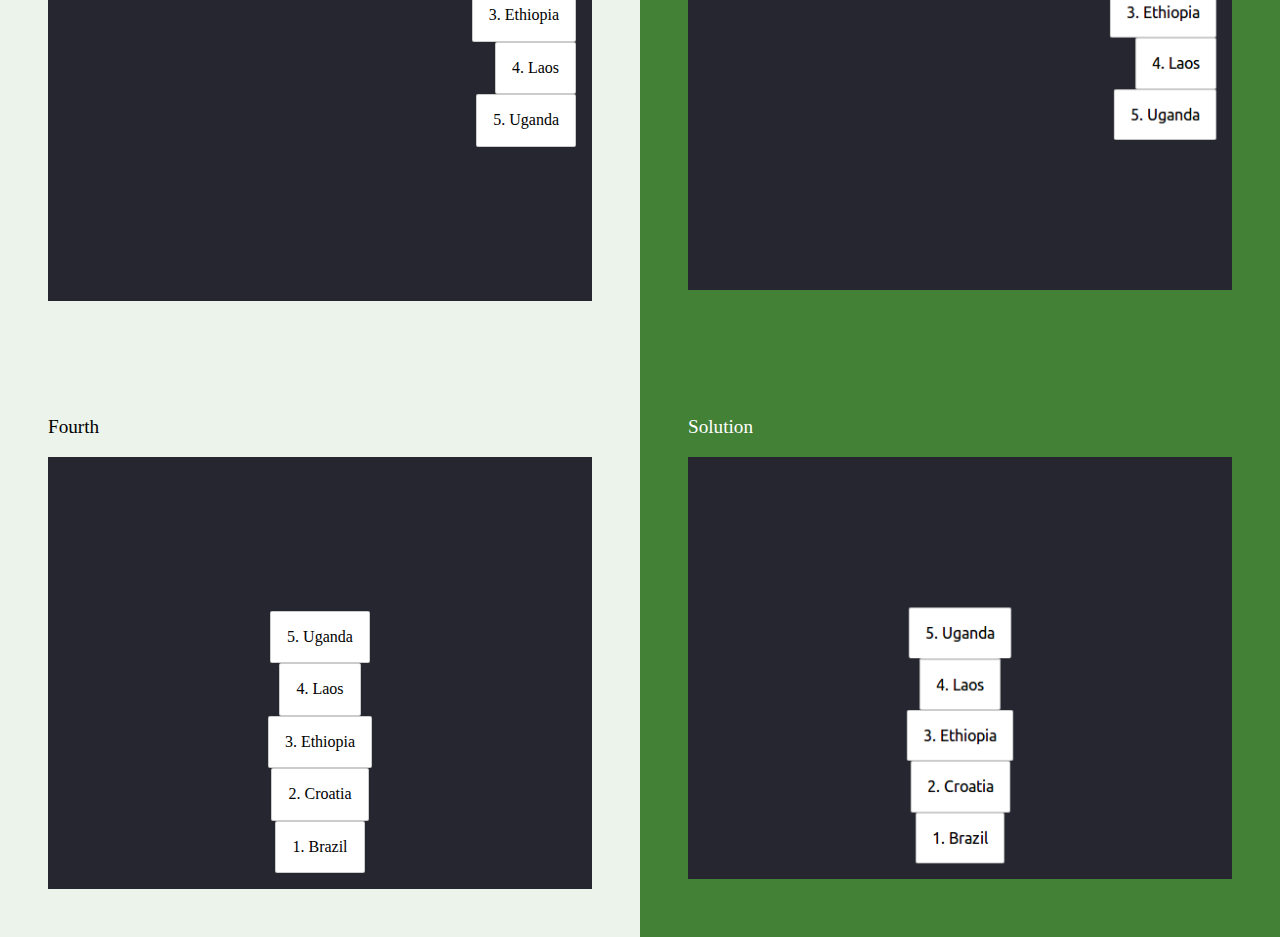
<file: part-2/13-align-items/index.html>
<!DOCTYPE html>
<html lang="en">
  <head>
    <meta charset="utf-8" />
    <meta name="viewport" content="width=device-width, initial-scale=1" />
    <title>13 - Align Items - HTML, CSS and Git Exercises</title>
    <link rel="stylesheet" href="/css/normalize.css" />
    <link rel="stylesheet" href="/css/part2.css" />
    <link rel="stylesheet" href="flexbox.css" />
  </head>

  <body>
    <div class="site-wrapper">
      <div class="panel">
        <div class="exercise">
          <div class="site-header">
            <h1 class="site-header__title">Exercises</h1>
            <p>
              Make the items below look like the images in the Solutions box.
            </p>
          </div>
        </div>
      </div>
      <div class="panel">
        <div class="exercise">
          <h2 class="exercise__title">First</h2>
          <ul class="countries countries--tall countries--first">
            <li class="country">1. Brazil</li>
            <li class="country">2. Croatia</li>
            <li class="country">3. Ethiopia</li>
            <li class="country">4. Laos</li>
            <li class="country">5. Uganda</li>
          </ul>
        </div>
        <div class="solution">
          <h3 class="solution__title">Solution</h3>
          <img class="solution__image" src="/images/13/solution-1.png" />
        </div>
      </div>
      <div class="panel">
        <div class="exercise">
          <h2 class="exercise__title">Second</h2>
          <ul class="countries countries--tall countries--second">
            <li class="country">1. Brazil</li>
            <li class="country">2. Croatia</li>
            <li class="country">3. Ethiopia</li>
            <li class="country">4. Laos</li>
            <li class="country">5. Uganda</li>
          </ul>
        </div>
        <div class="solution">
          <h3 class="solution__title">Solution</h3>
          <img class="solution__image" src="/images/13/solution-2.png" />
        </div>
      </div>
      <div class="panel">
        <div class="exercise">
          <h2 class="exercise__title">Third</h2>
          <ul class="countries countries--tall countries--third">
            <li class="country">1. Brazil</li>
            <li class="country">2. Croatia</li>
            <li class="country">3. Ethiopia</li>
            <li class="country">4. Laos</li>
            <li class="country">5. Uganda</li>
          </ul>
        </div>
        <div class="solution">
          <h3 class="solution__title">Solution</h3>
          <img class="solution__image" src="/images/13/solution-3.png" />
        </div>
      </div>
      <div class="panel">
        <div class="exercise">
          <h2 class="exercise__title">Fourth</h2>
          <ul class="countries countries--tall countries--fourth">
            <li class="country">1. Brazil</li>
            <li class="country">2. Croatia</li>
            <li class="country">3. Ethiopia</li>
            <li class="country">4. Laos</li>
            <li class="country">5. Uganda</li>
          </ul>
        </div>
        <div class="solution">
          <h3 class="solution__title">Solution</h3>
          <img class="solution__image" src="/images/13/solution-4.png" />
        </div>
      </div>
    </div>
  </body>
</html>
</file>
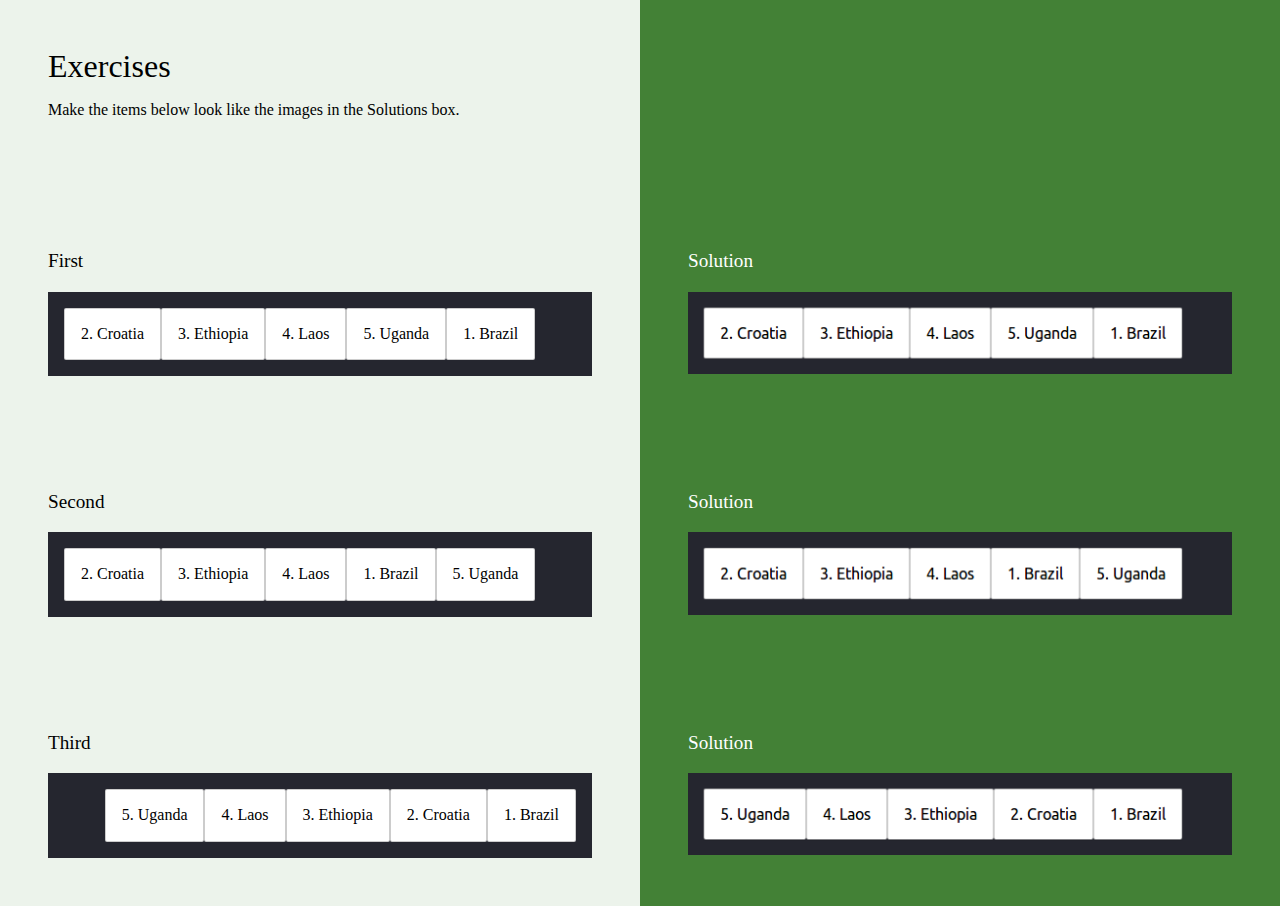
<file: part-2/14-order/index.html>
<!DOCTYPE html>
<html lang="en">
  <head>
    <meta charset="utf-8" />
    <meta name="viewport" content="width=device-width, initial-scale=1" />
    <title>14 - Order - HTML, CSS and Git Exercises</title>
    <link rel="stylesheet" href="/css/normalize.css" />
    <link rel="stylesheet" href="/css/part2.css" />
    <link rel="stylesheet" href="flexbox.css" />
  </head>

  <body>
    <div class="site-wrapper">
      <div class="panel">
        <div class="exercise">
          <div class="site-header">
            <h1 class="site-header__title">Exercises</h1>
            <p>
              Make the items below look like the images in the Solutions box.
            </p>
          </div>
        </div>
      </div>
      <div class="panel">
        <div class="exercise">
          <h2 class="exercise__title">First</h2>
          <ul class="countries countries--first">
            <li class="country country--brazil">1. Brazil</li>
            <li class="country country--croatia">2. Croatia</li>
            <li class="country country--ethiopia">3. Ethiopia</li>
            <li class="country country--laos">4. Laos</li>
            <li class="country country--uganda">5. Uganda</li>
          </ul>
        </div>
        <div class="solution">
          <h3 class="solution__title">Solution</h3>
          <img class="solution__image" src="/images/14/solution-1.png" />
        </div>
      </div>
      <div class="panel">
        <div class="exercise">
          <h2 class="exercise__title">Second</h2>
          <ul class="countries countries--second">
            <li class="country country--brazil">1. Brazil</li>
            <li class="country country--croatia">2. Croatia</li>
            <li class="country country--ethiopia">3. Ethiopia</li>
            <li class="country country--laos">4. Laos</li>
            <li class="country country--uganda">5. Uganda</li>
          </ul>
        </div>
        <div class="solution">
          <h3 class="solution__title">Solution</h3>
          <img class="solution__image" src="/images/14/solution-2.png" />
        </div>
      </div>
      <div class="panel">
        <div class="exercise">
          <h2 class="exercise__title">Third</h2>
          <ul class="countries countries--third">
            <li class="country country--brazil">1. Brazil</li>
            <li class="country country--croatia">2. Croatia</li>
            <li class="country country--ethiopia">3. Ethiopia</li>
            <li class="country country--laos">4. Laos</li>
            <li class="country country--uganda">5. Uganda</li>
          </ul>
        </div>
        <div class="solution">
          <h3 class="solution__title">Solution</h3>
          <img class="solution__image" src="/images/14/solution-3.png" />
        </div>
      </div>
    </div>
  </body>
</html>
</file>
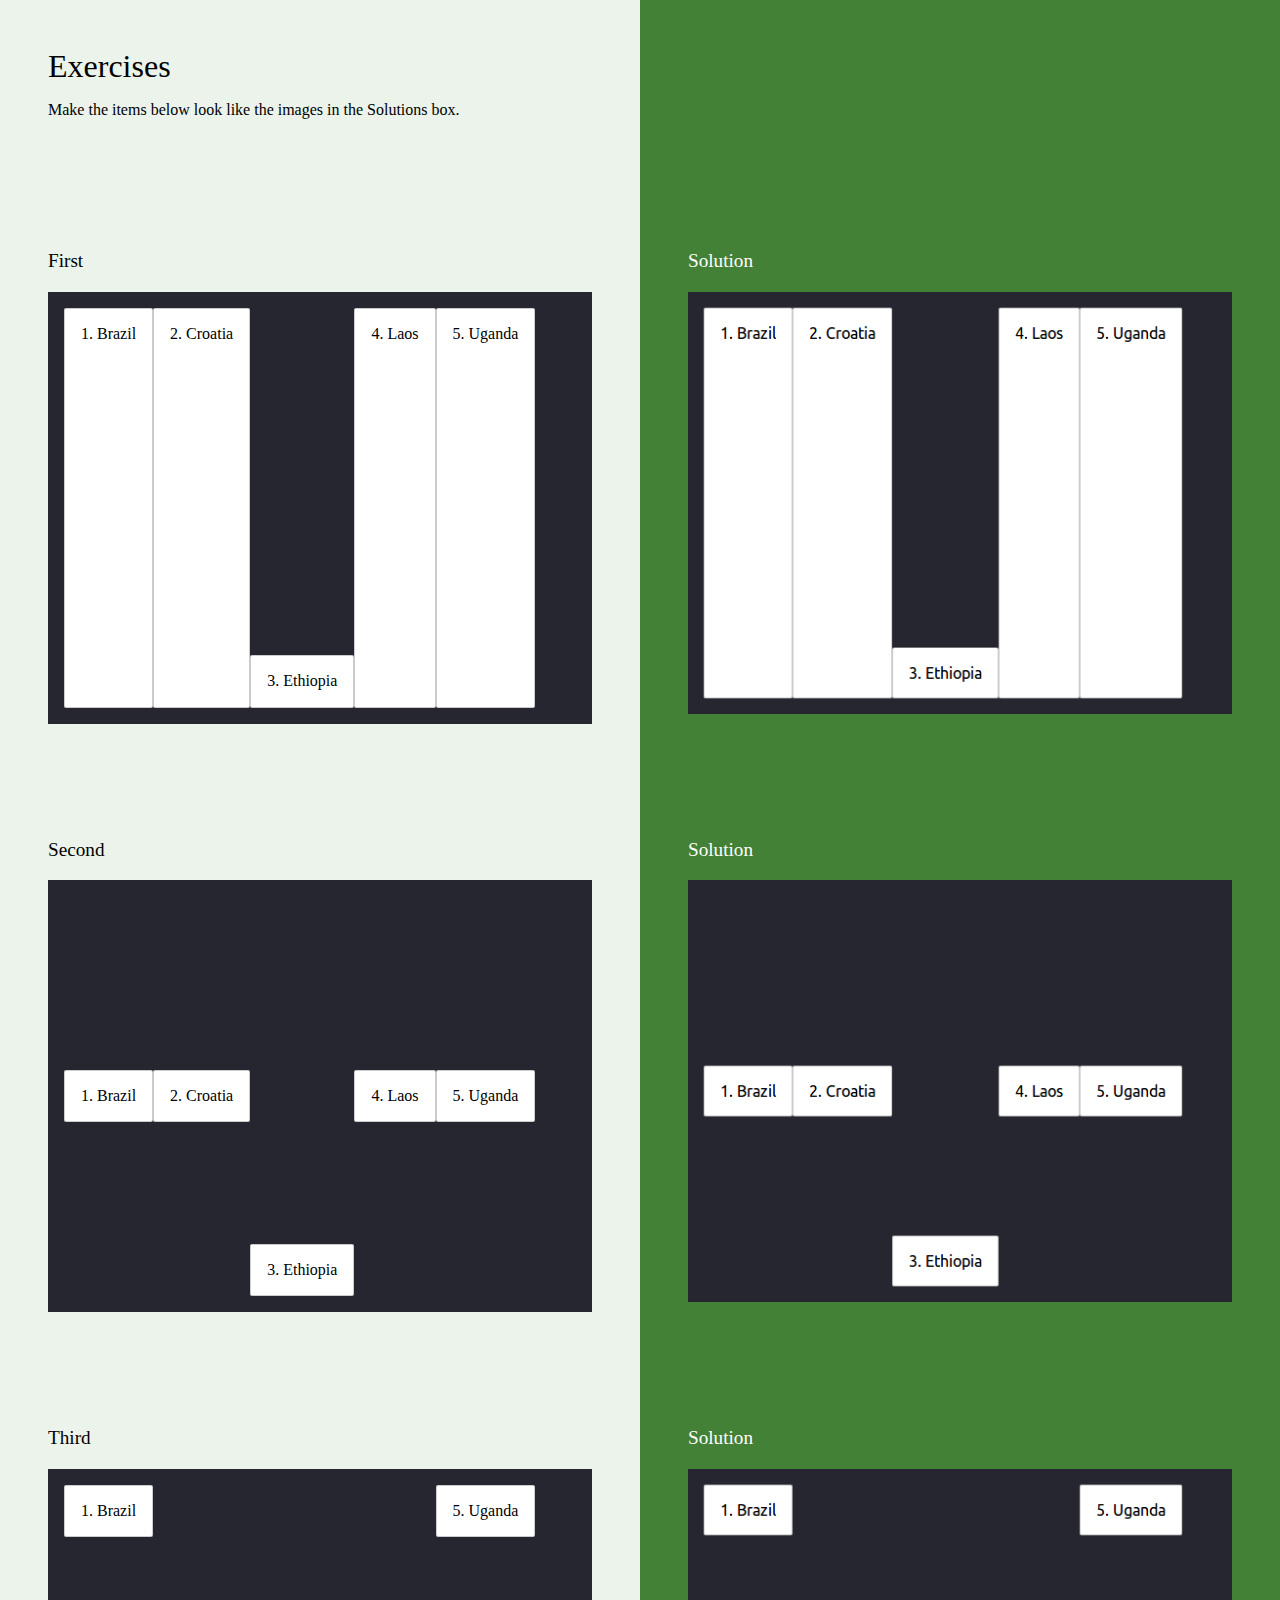
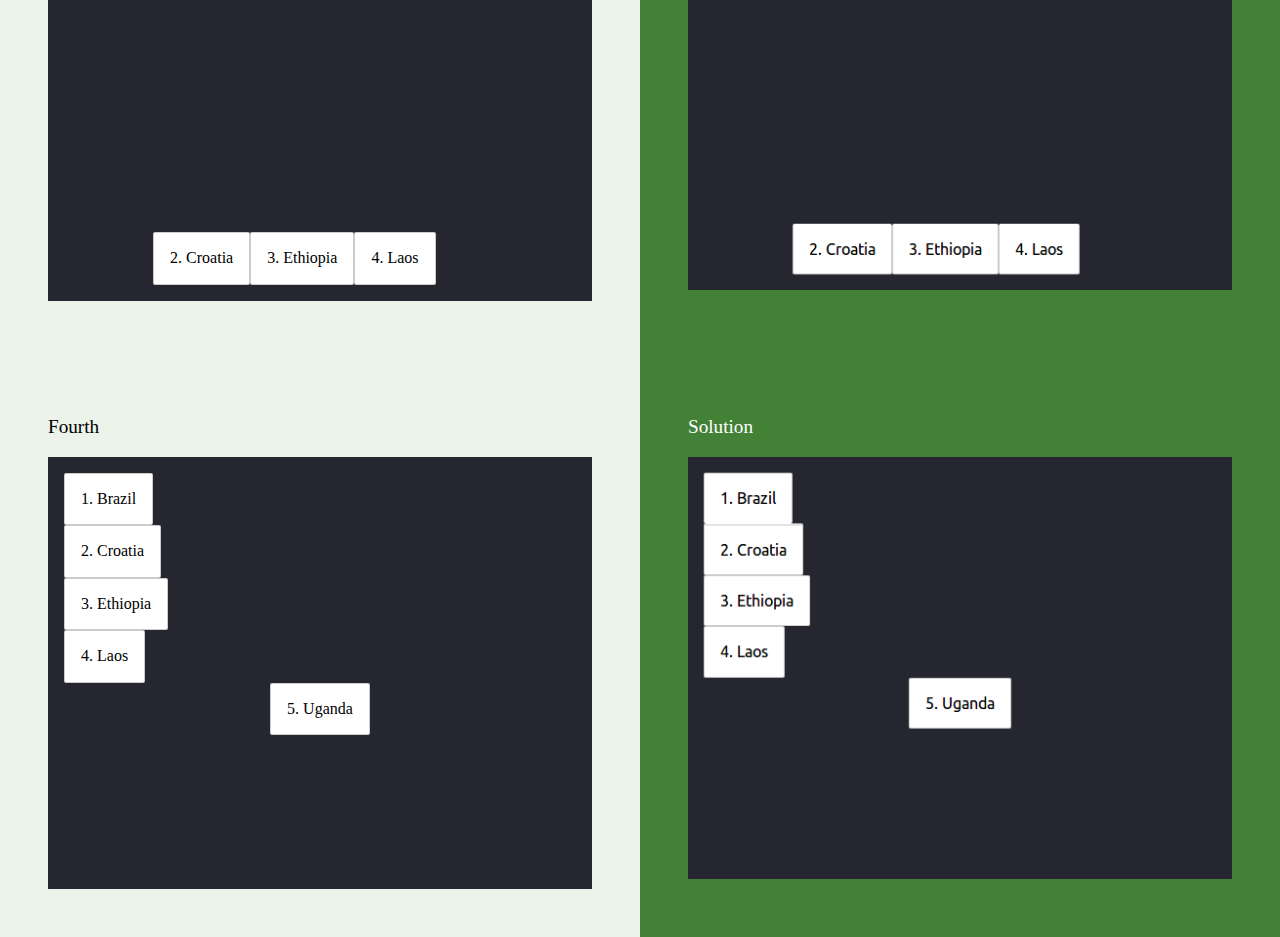
<file: part-2/15-align-self/index.html>
<!DOCTYPE html>
<html lang="en">
  <head>
    <meta charset="utf-8" />
    <meta name="viewport" content="width=device-width, initial-scale=1" />
    <title>15 - Align Self - HTML, CSS and Git Exercises</title>
    <link rel="stylesheet" href="/css/normalize.css" />
    <link rel="stylesheet" href="/css/part2.css" />
    <link rel="stylesheet" href="flexbox.css" />
  </head>

  <body>
    <div class="site-wrapper">
      <div class="panel">
        <div class="exercise">
          <div class="site-header">
            <h1 class="site-header__title">Exercises</h1>
            <p>
              Make the items below look like the images in the Solutions box.
            </p>
          </div>
        </div>
      </div>
      <div class="panel">
        <div class="exercise">
          <h2 class="exercise__title">First</h2>
          <ul class="countries countries--tall countries--first">
            <li class="country country--brazil">1. Brazil</li>
            <li class="country country--croatia">2. Croatia</li>
            <li class="country country--ethiopia">3. Ethiopia</li>
            <li class="country country--laos">4. Laos</li>
            <li class="country country--uganda">5. Uganda</li>
          </ul>
        </div>
        <div class="solution">
          <h3 class="solution__title">Solution</h3>
          <img class="solution__image" src="/images/15/solution-1.png" />
        </div>
      </div>
      <div class="panel">
        <div class="exercise">
          <h2 class="exercise__title">Second</h2>
          <ul class="countries countries--tall countries--second">
            <li class="country country--brazil">1. Brazil</li>
            <li class="country country--croatia">2. Croatia</li>
            <li class="country country--ethiopia">3. Ethiopia</li>
            <li class="country country--laos">4. Laos</li>
            <li class="country country--uganda">5. Uganda</li>
          </ul>
        </div>
        <div class="solution">
          <h3 class="solution__title">Solution</h3>
          <img class="solution__image" src="/images/15/solution-2.png" />
        </div>
      </div>
      <div class="panel">
        <div class="exercise">
          <h2 class="exercise__title">Third</h2>
          <ul class="countries countries--tall countries--third">
            <li class="country country--brazil">1. Brazil</li>
            <li class="country country--croatia">2. Croatia</li>
            <li class="country country--ethiopia">3. Ethiopia</li>
            <li class="country country--laos">4. Laos</li>
            <li class="country country--uganda">5. Uganda</li>
          </ul>
        </div>
        <div class="solution">
          <h3 class="solution__title">Solution</h3>
          <img class="solution__image" src="/images/15/solution-3.png" />
        </div>
      </div>
      <div class="panel">
        <div class="exercise">
          <h2 class="exercise__title">Fourth</h2>
          <ul class="countries countries--tall countries--fourth">
            <li class="country country--brazil">1. Brazil</li>
            <li class="country country--croatia">2. Croatia</li>
            <li class="country country--ethiopia">3. Ethiopia</li>
            <li class="country country--laos">4. Laos</li>
            <li class="country country--uganda">5. Uganda</li>
          </ul>
        </div>
        <div class="solution">
          <h3 class="solution__title">Solution</h3>
          <img class="solution__image" src="/images/15/solution-4.png" />
        </div>
      </div>
    </div>
  </body>
</html>
</file>
<file: css/part1.css>
/* Base site colors and fonts */
body,
html {
  background: #25262f;
  font-family: -apple-system, BlinkMacSystemFont, "Segoe UI", "Roboto", "Oxygen-Sans", "Ubuntu",
    "Cantarell", "Helvetica Neue", sans-serif;
  font-size: 16px;
  line-height: 1.5em;
}

/* Wrap the site content in a centred box */
.site-wrapper {
  max-width: 30rem;
  margin-top: 5rem;
  margin-left: auto;
  margin-right: auto;
  background: #d6d8e1;
  border-radius: 3px;
  box-shadow: 0 2px 2px rgba(0, 0, 0, 0.1);
}

/* Buttons */
.button {
  padding: 0.25em 0.5em;
  border: 1px solid rgba(0, 0, 0, 0.1);
  border-radius: 2px;
  background: #4491db;
  color: #fff;
  text-decoration: none;
  cursor: pointer;
}

/* Site title and top navigation */
.site-header {
  padding: 0.5rem 1rem;
  background: #4491db;
  border-top-left-radius: 3px;
  border-top-right-radius: 3px;
}

.site-header__title {
  margin: 0;
  color: rgba(255, 255, 255, 0.9);
  font-size: 18px;
  font-weight: 700;
}

/* Messages */
.messages {
  padding-bottom: 1rem;
}

/* Messages */
.message {
  margin: 1rem 3rem 1rem 1rem;
  padding: 0.5rem;
  font-size: 14px;
  line-height: 1.8em;
  border-radius: 2px;
  background: #fff;
  box-shadow: 0 2px 2px rgba(0, 0, 0, 0.1);
}

/* Input area to add a new message */
.add-message {
  padding: 0.5rem 1rem;
}

.add-message__input {
  padding: 0.25em 0.5em;
  border: none;
  border-radius: 2px;
  box-shadow: 0 2px 2px rgba(0, 0, 0, 0.1);
  background: #fff;
}

/* Site footer area */
.site-footer {
  padding: 0.5rem 1rem;
}
</file>
<file: css/message-child-selectors.css>
/* Message styling that requires parent-child structure */
.message {
  margin: 1rem 3rem 1rem 1rem;
  padding: 0.5rem;
  font-size: 14px;
  line-height: 1.8em;
  border-radius: 2px;
  background: #fff;
  box-shadow: 0 2px 2px rgba(0, 0, 0, 0.1);
}

.message > .message__author {
  font-size: 12px;
  font-weight: 700;
  color: rgba(0, 0, 0, 0.6);
}

.message > .message__content {
  margin: 0;
}

.message > .message__time {
  display: block;
  font-size: 12px;
  color: rgba(0, 0, 0, 0.6);
  text-align: right;
}
</file>
<file: css/message.css>
/* Message styling that is easier to override */
.message {
  margin: 1rem 3rem 1rem 1rem;
  padding: 0.5rem;
  font-size: 14px;
  line-height: 1.8em;
  border-radius: 2px;
  background: #fff;
  box-shadow: 0 2px 2px rgba(0, 0, 0, 0.1);
}

.message__author {
  font-size: 12px;
  font-weight: 700;
  color: rgba(0, 0, 0, 0.6);
}

.message__content {
  margin: 0;
}

.message__time {
  display: block;
  font-size: 12px;
  color: rgba(0, 0, 0, 0.6);
  text-align: right;
}
</file>
<file: css/result.css>
.result {
  padding: 1rem;
  border-top: 1px solid rgba(0, 0, 0, 0.2);
}
</file>
<file: part-1/4-links-scripts/css/missing-styles.css>
/* Base site colors and fonts */
body,
html {
  background: #25262f;
  font-family: -apple-system, BlinkMacSystemFont, "Segoe UI", "Roboto", "Oxygen-Sans", "Ubuntu",
    "Cantarell", "Helvetica Neue", sans-serif;
  font-size: 16px;
  line-height: 1.5em;
}

/* Wrap the site content in a centred box */
.site-wrapper {
  max-width: 30rem;
  margin-top: 5rem;
  margin-left: auto;
  margin-right: auto;
  background: #d6d8e1;
  border-radius: 3px;
  box-shadow: 0 2px 2px rgba(0, 0, 0, 0.1);
}

/* Buttons */
.button {
  padding: 0.25em 0.5em;
  border: 1px solid rgba(0, 0, 0, 0.1);
  border-radius: 2px;
  background: #4491db;
  color: #fff;
  text-decoration: none;
  cursor: pointer;
}

/* Site title and top navigation */
.site-header {
  display: flex;
  justify-content: space-between;
  align-items: center;
  padding: 0.5rem 1rem;
  color: rgba(255, 255, 255, 0.9);
  background: #4491db;
  border-top-left-radius: 3px;
  border-top-right-radius: 3px;
}

.site-header__title {
  margin: 0;
  font-size: 18px;
  font-weight: 700;
}

/* Messages */
.messages {
  padding-bottom: 0.5rem;
}

.message {
  margin: 1rem 3rem 1rem 1rem;
  padding: 0.5rem;
  font-size: 14px;
  line-height: 1.8em;
  border-radius: 2px;
  background: #fff;
  box-shadow: 0 2px 2px rgba(0, 0, 0, 0.1);
}

.message__author {
  font-size: 12px;
  font-weight: 700;
  color: rgba(0, 0, 0, 0.6);
}

.message__content {
  margin: 0;
}

.message__time {
  display: block;
  font-size: 12px;
  color: rgba(0, 0, 0, 0.6);
  text-align: right;
}

/* Messages */
.message {
  margin: 1rem 3rem 1rem 1rem;
  padding: 0.5rem;
  font-size: 14px;
  line-height: 1.8em;
  border-radius: 2px;
  background: #fff;
  box-shadow: 0 2px 2px rgba(0, 0, 0, 0.1);
}

/* Input area to add a new message */
.add-message {
  padding: 0.5rem 1rem;
}

.add-message__input {
  padding: 0.25em 0.5em;
  border: none;
  border-radius: 2px;
  box-shadow: 0 2px 2px rgba(0, 0, 0, 0.1);
  background: #fff;
}
</file>
<file: css/message-css-selectors.css>
/* Message styling that targets all child elements of .messages */
.messages > * {
  margin: 1rem 3rem 1rem 1rem;
  padding: 0.5rem;
  font-size: 14px;
  line-height: 1.8em;
  border-radius: 2px;
  box-shadow: 0 2px 2px rgba(0, 0, 0, 0.1);
}
</file>
<file: part-1/5-css-selectors/message-backgrounds.css>
#first-message{
    background-color: red;
}
article{
    background-color:cadetblue;
}
.message--latest{
    background-color: yellow;
}
</file>
<file: part-1/6-css-properties/styles.css>
a{
    color: red;
    font-weight: bold;
    text-decoration: none;
}
.message__time{
    font-size: 0.9rem;
}
.message--unread{
    border-left: 5px solid blue;
}
.message__time--old{
    opacity: 0.7;
}
.message{
    line-height:1.5 ;
}
</file>
<file: css/part1-pagination.css>
.countries {
  margin: 0;
  padding: 1rem;
  list-style: none;
  border-bottom: 1px solid #bbb;
}

.country {
  margin: 1px 0;
  padding: 0.5rem;
  background: #fff;
  border: 1px solid rgba(0, 0, 0, 0.2);
}

.pages {
  margin-left: 0.5rem;
}

.pages__page {
  text-decoration: none;
}

.pages__showing {
  display: inline-block;
  padding: 1rem;
  float: right;
}
</file>
<file: part-1/7-css-box/styles.css>
/* Try different box model properties below */
.pages__page {
  border: 1px solid #4491db;
  border-radius: 4px;
  background: #fff;
}
.country{
  margin-bottom:15px ;
}
</file>
<file: css/part1-conflicting-styles.css>
/** Conflicting styles that require advanced CSS selectors to override */
p {
  color: #000;
}
</file>
<file: part-1/8-advanced-selectors/styles.css>
/* Try different box model properties below */
.site-header > p{
    color:white;
    margin-bottom: -6px;
}
.site-footer > p{
    font-size: 12px;
    text-align: center;
}
.message--unread:hover{
    box-shadow:4px 4px 0 #dba944;
}
</file>
<file: part-1/9-git-branch/styles.css>
/* Add your own CSS code below */
.link {
  color: green;
  font-weight: 700;
  text-decoration: none;
}
</file>
<file: css/part2-media-queries.css>
body {
  background: #25262f;
}

.site-wrapper {
  max-width: 90vw;
  margin: 5vw auto;
  padding: 1rem;
  background: #d6d8e1;
  border-radius: 3px;
  box-shadow: 0 2px 2px rgba(0, 0, 0, 0.1);
  box-sizing: border-box;
}

.site-header__title {
  margin: 0 0 2rem;
  font-weight: 300;
  font-size: 2rem;
}

.countries {
  margin: 0;
  padding: 0;
  list-style: none;
}

.country {
  display: block;
  padding: 1rem;
  background: #fff;
  border: 1px solid rgba(0, 0, 0, 0.2);
  border-radius: 2px;
}

.country + .country {
  margin-top: 0.5rem;
}
</file>
<file: part-2/10-media-queries/columns.css>
/* Add your own CSS code below */
@media(min-width:768px){
    .countries{
    columns: 2;
    }
    }
    @media(min-width:1200px){
        .countries{
        columns: 3;
        }
        }
</file>
<file: css/part2.css>
body {
  background: #438136;
}

.site-header__title {
  margin: 0;
  font-weight: 300;
  font-size: 2rem;
}

.exercise,
.solution {
  padding: 1rem;
}

.exercise__title,
.solution__title {
  margin: 1em 0;
  font-size: 1.2rem;
  font-weight: 500;
}

.exercise {
  background: rgba(255, 255, 255, 0.9);
}

.countries {
  margin: 0;
  padding: 1rem;
  list-style: none;
  background: #25262f;
}

.country {
  display: block;
  margin-top: 0.5rem;
  padding: 1rem;
  background: #fff;
  border: 1px solid rgba(0, 0, 0, 0.2);
  border-radius: 2px;
}

.countries + .site-header {
  margin-top: 2rem;
}

.country {
  margin-top: 0;
}

.countries--tall {
  min-height: 400px;
}

.solution {
  color: #fff;
  background: #438136;
}

.solution__image {
  display: block;
  width: auto;
  height: auto;
  max-width: 100%;
}

@media (min-width: 767px) {
  .panel {
    display: grid;
    grid-template-columns: 50% 50%;
    width: 100%;
  }

  .exercise,
  .solution {
    padding: 2rem;
  }
}

@media (min-width: 1200px) {
  .exercise,
  .solution {
    padding: 3rem;
  }
}
</file>
<file: part-2/11-flexbox/flexbox.css>
/* Add your own CSS code below */
.countries{
    display: flex;
}
.countries--first{
    flex-direction: row-reverse;
}
.countries--second{
    flex-direction: column;
}
.countries--third{
    flex-direction: column-reverse;
}
</file>
<file: part-2/12-justify-content/flexbox.css>
.countries {
  display: flex;
}

.countries--second .country {
  padding: 0.5em;
}
.countries--first{
  justify-content: end;
}
.countries--second{
  justify-content: space-between;
}
.countries--third{
  justify-content: flex-end;
  flex-direction: column;
}
.countries--fourth{
  justify-content: space-between;
  flex-direction: column-reverse;
}
/* Add your own CSS code below */
</file>
<file: part-2/13-align-items/flexbox.css>
.countries {
  display: flex;
}
/* Add your own CSS code below */
.countries--first{
  align-items: center;
}
.countries--second{
  align-items: flex-end;
  flex-direction: row-reverse;
}
.countries--third{
  align-items: flex-end;
  flex-direction: column;
}
.countries--fourth{
  align-items: center;
  flex-direction: column-reverse;
}
</file>
<file: part-2/14-order/flexbox.css>
.countries {
  display: flex;
}

/* Add your own CSS code below */
.countries--first > .country--brazil  {
  order:5;
}
 .countries--second > .country--uganda{
   order:5;
 }
 .countries--second > .country--brazil{
  order:4;
}
.countries--third{
  flex-direction: row-reverse;
}
</file>
<file: part-2/15-align-self/flexbox.css>
.countries {
  display: flex;
}

/* Add your own CSS code below */
.countries--first > .country--ethiopia{
  align-self: flex-end;
}
.countries--second > .country--brazil ,.countries--second > .country--croatia ,.countries--second > .country--laos ,.countries--second > .country--uganda{
  align-self: center;
}
.countries--second > .country--ethiopia{
  align-self: flex-end;
}

.countries--third > .country--brazil ,.countries--third > .country--uganda{
  align-self: flex-start;
}

.countries--third > .country--croatia ,.countries--third > .country--ethiopia ,.countries--third > .country--laos{
  align-self: flex-end;
}
.countries--fourth{
  flex-direction: column;
}
 .countries--fourth> .country--brazil,.countries--fourth > .country--croatia ,.countries--fourth > .country--ethiopia , .countries--fourth > .country--laos{
align-self: flex-start;

}
.countries--fourth > .country--uganda{
  align-self: center;
}
</file>
